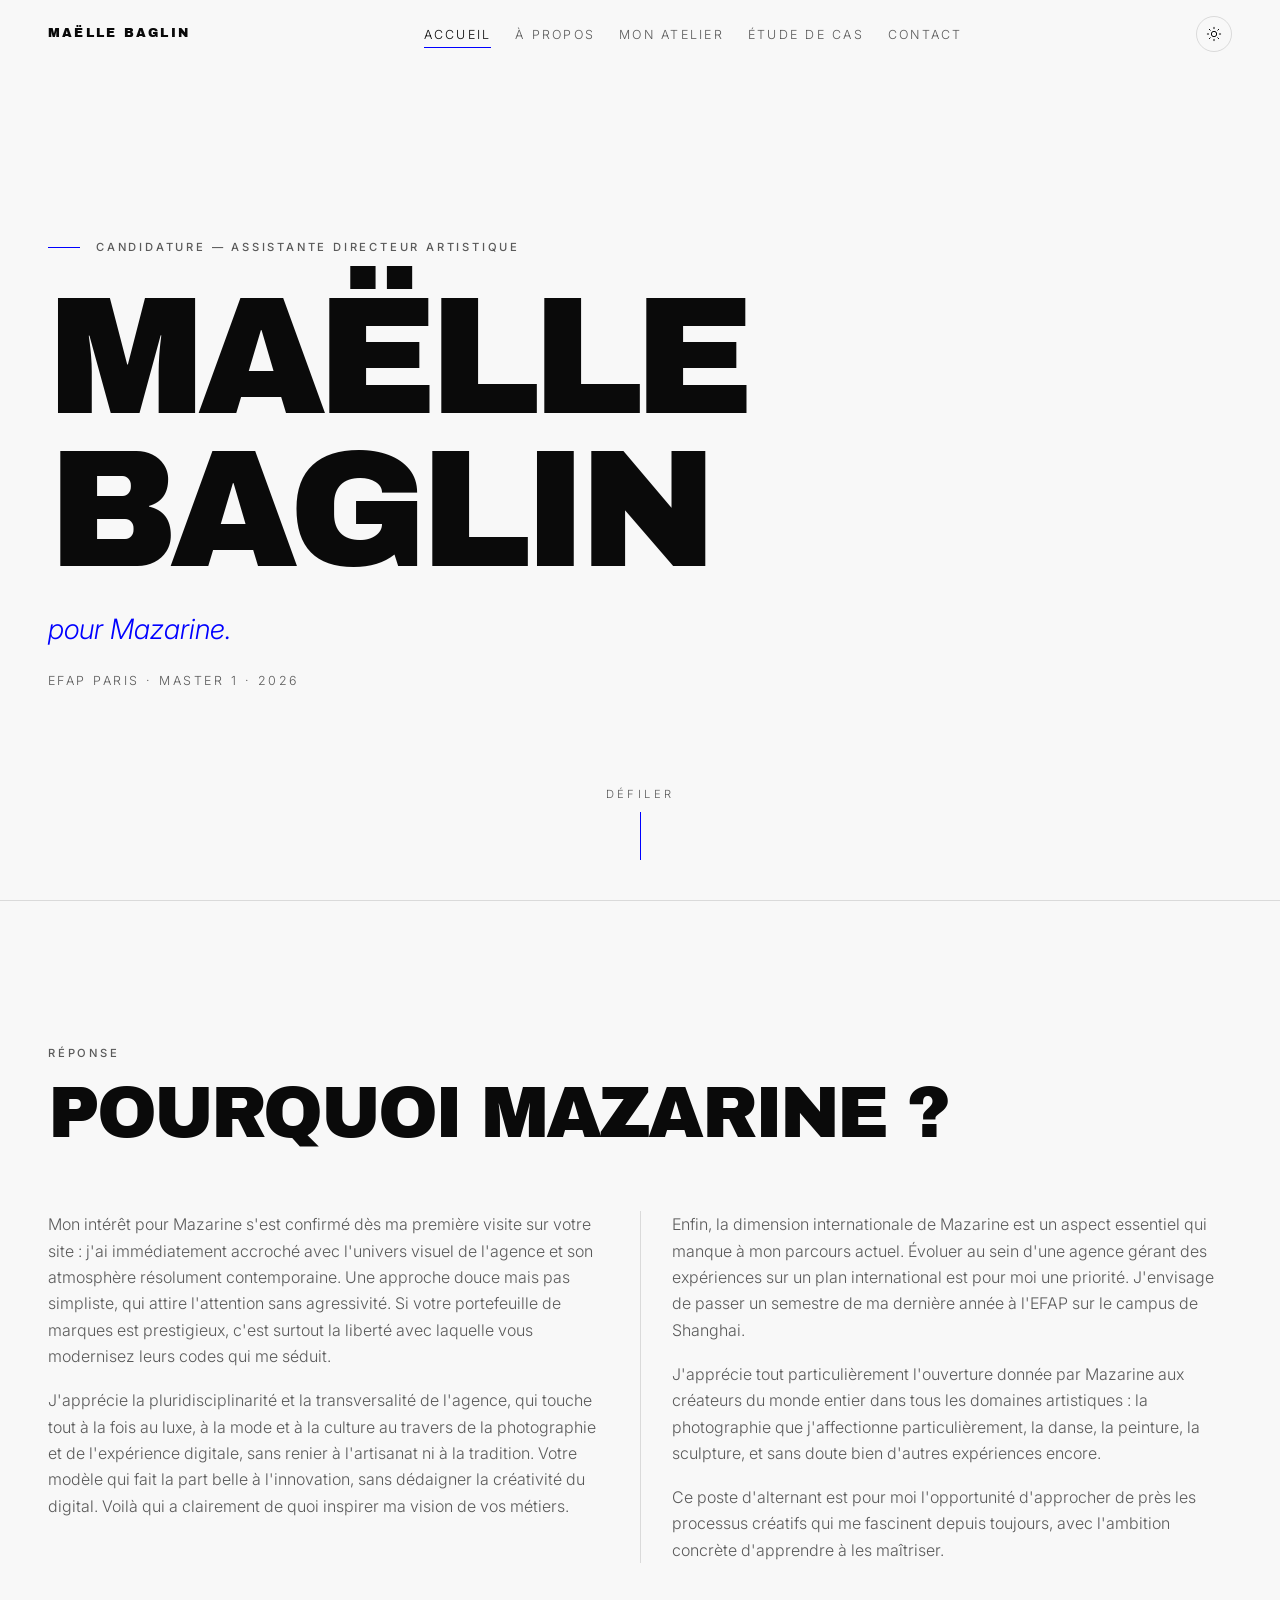
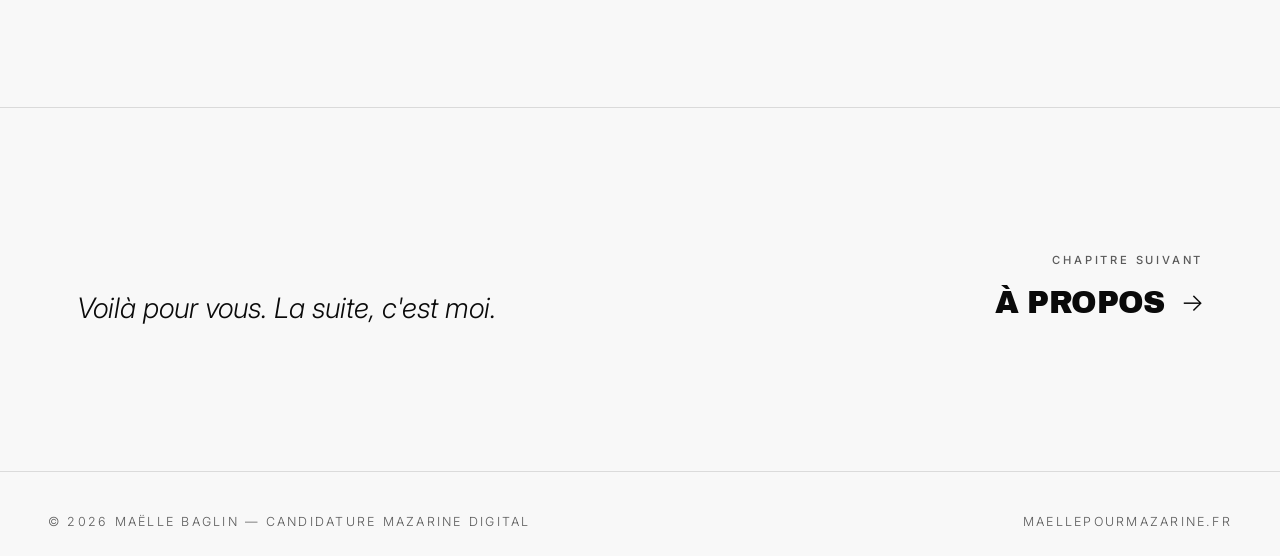
<file: index.html>
<!doctype html>
<html lang="fr">
<head>
  <meta charset="utf-8" />
  <meta name="viewport" content="width=device-width, initial-scale=1" />
  <title>Maëlle Baglin pour Mazarine</title>
  <meta name="description" content="Candidature de Maëlle Baglin, étudiante EFAP, pour l'alternance Assistante Directeur Artistique chez Mazarine Digital." />
  <link rel="preconnect" href="https://fonts.googleapis.com" />
  <link rel="preconnect" href="https://fonts.gstatic.com" crossorigin />
  <link href="https://fonts.googleapis.com/css2?family=Archivo+Black&family=Inter:ital,wght@0,300;0,400;0,500;0,600;1,400&display=swap" rel="stylesheet" />
  <link rel="icon" type="image/svg+xml" href="favicon.svg" />
  <link rel="stylesheet" href="css/style.css" />
</head>
<body>
  <a href="#main" class="skip-link">Aller au contenu</a>

  <header class="nav" data-nav>
    <div class="container nav__inner">
      <a href="index.html" class="nav__brand">Maëlle Baglin</a>

      <button class="nav__burger" data-nav-burger aria-label="Menu" aria-expanded="false">
        <span></span><span></span><span></span>
      </button>

      <ul class="nav__list">
        <li><a class="nav__link is-active" href="index.html">Accueil</a></li>
        <li><a class="nav__link" href="a-propos.html">À propos</a></li>
        <li><a class="nav__link" href="atelier.html">Mon atelier</a></li>
        <li><a class="nav__link" href="etudes-de-cas.html">Étude de cas</a></li>
        <li><a class="nav__link" href="contact.html">Contact</a></li>
      </ul>

      <div class="nav__actions">
        <button class="theme-toggle" data-theme-toggle aria-label="Basculer dark / light mode">
          <svg class="icon-moon" viewBox="0 0 24 24" fill="none" stroke="currentColor" stroke-width="1.5" aria-hidden="true">
            <path d="M21 12.79A9 9 0 1 1 11.21 3 7 7 0 0 0 21 12.79Z" stroke-linecap="round" stroke-linejoin="round"/>
          </svg>
          <svg class="icon-sun" viewBox="0 0 24 24" fill="none" stroke="currentColor" stroke-width="1.5" aria-hidden="true">
            <circle cx="12" cy="12" r="4"/>
            <path d="M12 2v2M12 20v2M4.93 4.93l1.41 1.41M17.66 17.66l1.41 1.41M2 12h2M20 12h2M4.93 19.07l1.41-1.41M17.66 6.34l1.41-1.41" stroke-linecap="round"/>
          </svg>
        </button>
      </div>
    </div>
  </header>

  <main id="main">
    <section class="hero">
      <div class="hero__inner container">
        <div class="hero__content">
          <p class="hero__eyebrow label">Candidature — Assistante Directeur Artistique</p>
          <h1 class="hero__title" data-split>Maëlle Baglin</h1>
          <p class="hero__sub">pour Mazarine.</p>
          <p class="hero__meta">EFAP Paris · Master 1 · 2026</p>
        </div>
        <a class="hero__scroll" href="#pourquoi" aria-label="Faire défiler">
          <span>Défiler</span>
        </a>
      </div>
    </section>

    <section class="section" id="pourquoi">
      <div class="container section__inner">
        <header class="section__head">
          <p class="label reveal">Réponse</p>
          <h2 class="reveal">Pourquoi Mazarine ?</h2>
        </header>
        <div class="prose reveal">
          <p>Mon intérêt pour Mazarine s'est confirmé dès ma première visite sur votre site : j'ai immédiatement accroché avec l'univers visuel de l'agence et son atmosphère résolument contemporaine. Une approche douce mais pas simpliste, qui attire l'attention sans agressivité. Si votre portefeuille de marques est prestigieux, c'est surtout la liberté avec laquelle vous modernisez leurs codes qui me séduit.</p>
          <p>J'apprécie la pluridisciplinarité et la transversalité de l'agence, qui touche tout à la fois au luxe, à la mode et à la culture au travers de la photographie et de l'expérience digitale, sans renier à l'artisanat ni à la tradition. Votre modèle qui fait la part belle à l'innovation, sans dédaigner la créativité du digital. Voilà qui a clairement de quoi inspirer ma vision de vos métiers.</p>
          <p>Enfin, la dimension internationale de Mazarine est un aspect essentiel qui manque à mon parcours actuel. Évoluer au sein d'une agence gérant des expériences sur un plan international est pour moi une priorité. J'envisage de passer un semestre de ma dernière année à l'EFAP sur le campus de Shanghai.</p>
          <p>J'apprécie tout particulièrement l'ouverture donnée par Mazarine aux créateurs du monde entier dans tous les domaines artistiques : la photographie que j'affectionne particulièrement, la danse, la peinture, la sculpture, et sans doute bien d'autres expériences encore.</p>
          <p>Ce poste d'alternant est pour moi l'opportunité d'approcher de près les processus créatifs qui me fascinent depuis toujours, avec l'ambition concrète d'apprendre à les maîtriser.</p>
        </div>
      </div>
    </section>

    <section class="tease container">
      <div class="tease__grid">
        <p class="tease__quote reveal">Voilà pour vous. La suite, c'est moi.</p>
        <div class="tease__next reveal">
          <span class="tease__next-label label">Chapitre suivant</span>
          <a class="tease__next-link" href="a-propos.html">À propos</a>
        </div>
      </div>
    </section>
  </main>

  <footer class="footer">
    <div class="container footer__inner">
      <span>© 2026 Maëlle Baglin — Candidature Mazarine Digital</span>
      <span>maellepourmazarine.fr</span>
    </div>
  </footer>

  <script src="js/main.js"></script>
</body>
</html>
</file>
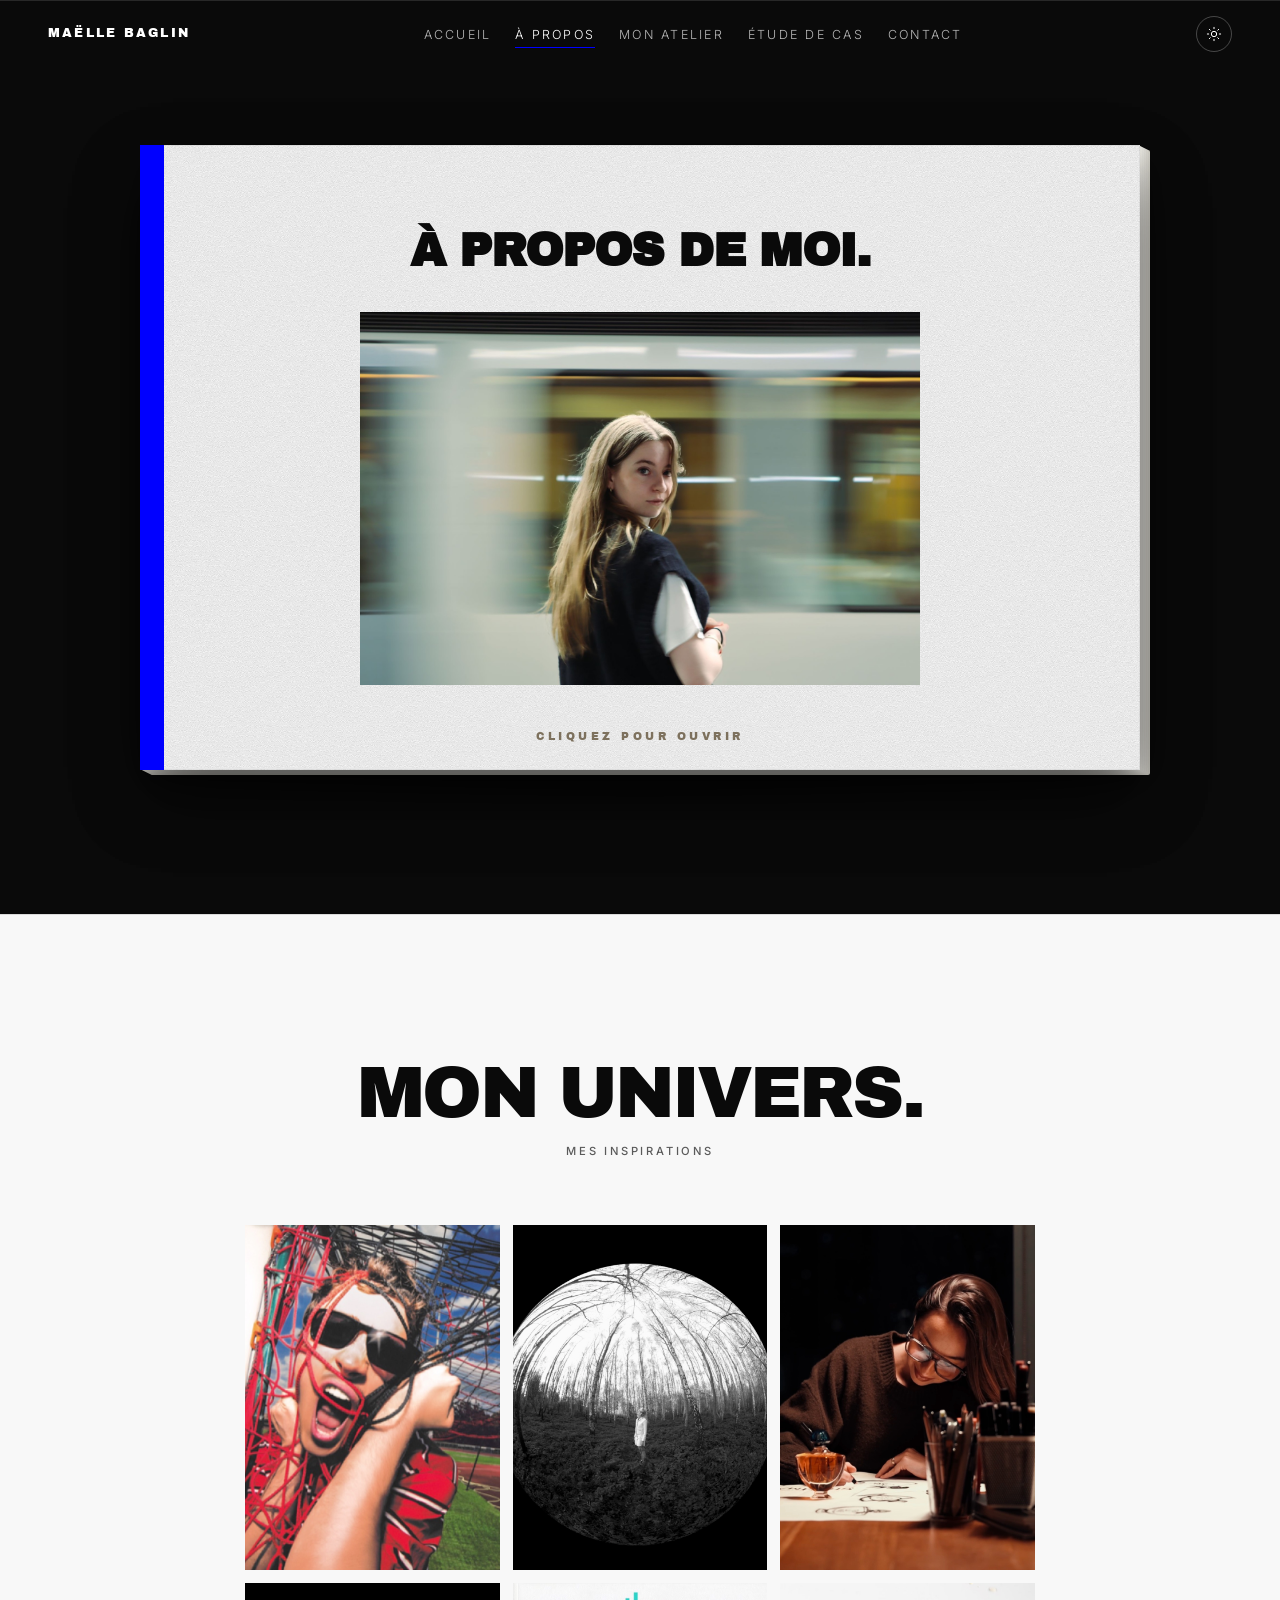
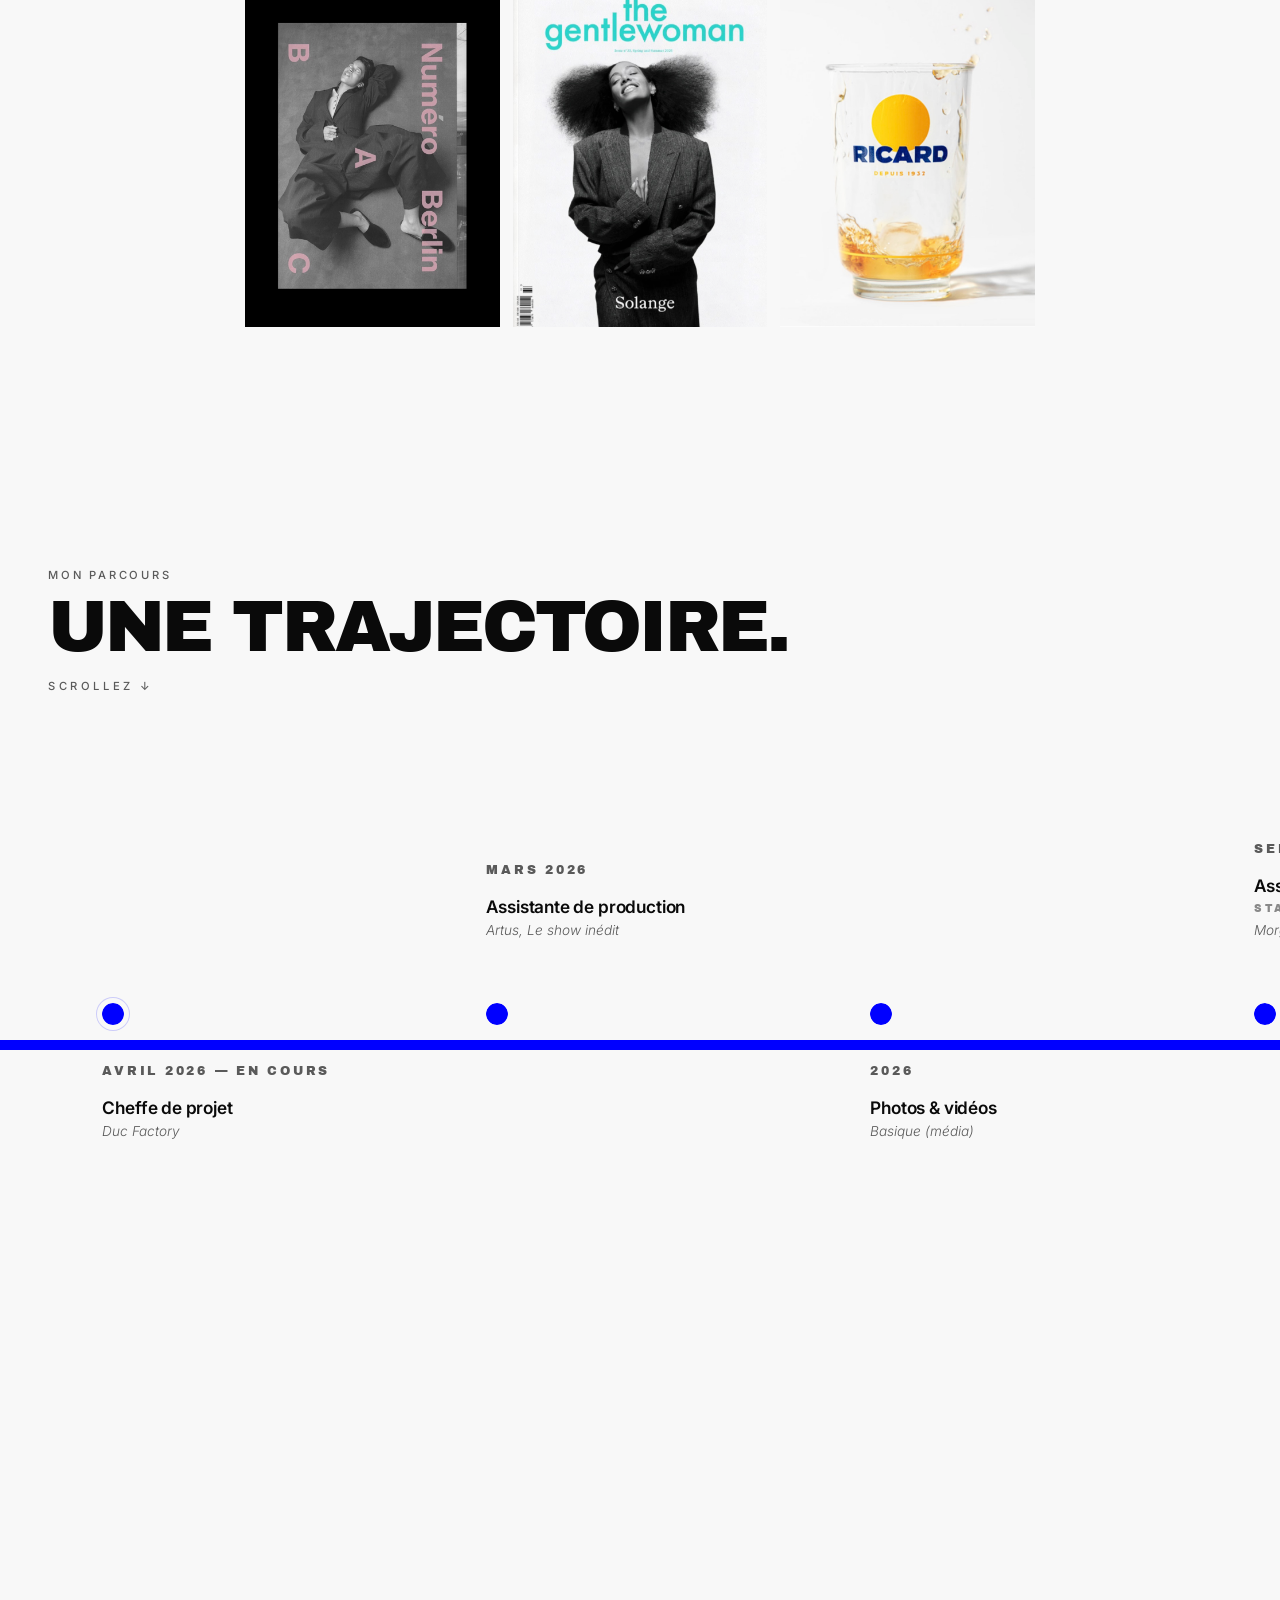
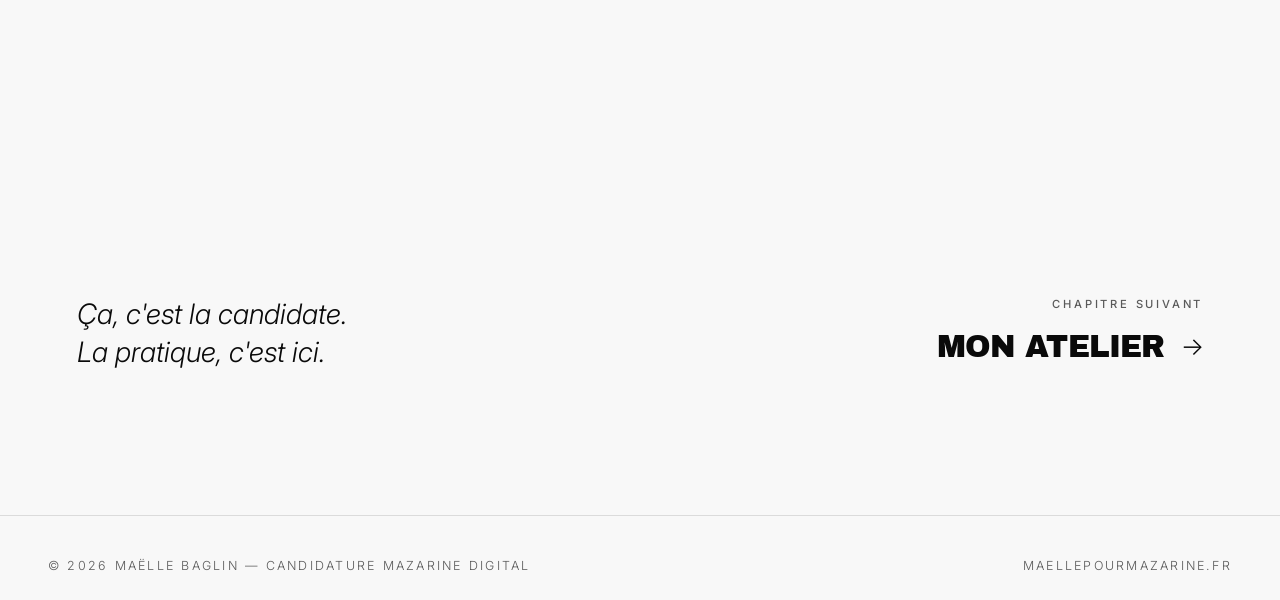
<file: a-propos.html>
<!doctype html>
<html lang="fr">
<head>
  <meta charset="utf-8" />
  <meta name="viewport" content="width=device-width, initial-scale=1" />
  <title>À propos — Maëlle Baglin pour Mazarine</title>
  <meta name="description" content="Portrait, parcours et inspirations de Maëlle Baglin." />
  <link rel="preconnect" href="https://fonts.googleapis.com" />
  <link rel="preconnect" href="https://fonts.gstatic.com" crossorigin />
  <link href="https://fonts.googleapis.com/css2?family=Archivo+Black&family=Inter:ital,wght@0,300;0,400;0,500;0,600;1,400&display=swap" rel="stylesheet" />
  <link rel="icon" type="image/svg+xml" href="favicon.svg" />
  <link rel="stylesheet" href="css/style.css" />
</head>
<body>
  <a href="#main" class="skip-link">Aller au contenu</a>

  <header class="nav" data-nav>
    <div class="container nav__inner">
      <a href="index.html" class="nav__brand">Maëlle Baglin</a>

      <button class="nav__burger" data-nav-burger aria-label="Menu" aria-expanded="false">
        <span></span><span></span><span></span>
      </button>

      <ul class="nav__list">
        <li><a class="nav__link" href="index.html">Accueil</a></li>
        <li><a class="nav__link is-active" href="a-propos.html">À propos</a></li>
        <li><a class="nav__link" href="atelier.html">Mon atelier</a></li>
        <li><a class="nav__link" href="etudes-de-cas.html">Étude de cas</a></li>
        <li><a class="nav__link" href="contact.html">Contact</a></li>
      </ul>

      <div class="nav__actions">
        <button class="theme-toggle" data-theme-toggle aria-label="Basculer dark / light mode">
          <svg class="icon-moon" viewBox="0 0 24 24" fill="none" stroke="currentColor" stroke-width="1.5" aria-hidden="true">
            <path d="M21 12.79A9 9 0 1 1 11.21 3 7 7 0 0 0 21 12.79Z" stroke-linecap="round" stroke-linejoin="round"/>
          </svg>
          <svg class="icon-sun" viewBox="0 0 24 24" fill="none" stroke="currentColor" stroke-width="1.5" aria-hidden="true">
            <circle cx="12" cy="12" r="4"/>
            <path d="M12 2v2M12 20v2M4.93 4.93l1.41 1.41M17.66 17.66l1.41 1.41M2 12h2M20 12h2M4.93 19.07l1.41-1.41M17.66 6.34l1.41-1.41" stroke-linecap="round"/>
          </svg>
        </button>
      </div>
    </div>
  </header>

  <main id="main">
    <section class="section section--about section--dark" id="about">
      <div class="container">
        <div class="book reveal" data-book>
          <div class="book__pages" data-book-pages>
            <div class="book__page book__page--full">
              <h3 class="book__page-title">Vers la direction artistique.</h3>
              <div class="book__page-text">
                <figure class="book__page-photo">
                  <img src="assets/images/about-4046.jpg" alt="Maëlle Baglin" />
                </figure>
                <p>Je suis étudiante en troisième année à l'EFAP, mais pour comprendre qui je suis, il faut remonter un peu plus loin.</p>
                <p>Avant ça, j'ai fait trois ans de droit. Ce n'est pas un détour, c'est une fondation. Cette expérience m'a appris à structurer ma pensée, à être rigoureuse, à ne jamais avancer sans comprendre pourquoi. Ce sont des réflexes qui m'accompagnent encore aujourd'hui dans chaque projet.</p>
                <p>J'ai aussi grandi dans une famille très créative. Mon arrière-grand-mère était peintre, et j'ai passé beaucoup de temps dans son atelier, j'ai donc voulu renouer avec cet héritage. C'est pourquoi j'ai décidé de me réorienter et d'entrer à l'EFAP.</p>
                <p>J'ai d'abord exploré le marketing digital, puis j'ai déménagé à Paris pour découvrir le milieu de l'audiovisuel. Cette expérience m'a transformée. J'ai aimé apprendre les coulisses d'un tournage, travailler en équipe et comprendre l'exigence de ces métiers.</p>
                <p>En parallèle de mes études, j'ai eu l'occasion d'être manageuse d'une boutique Amorino. Jongler entre l'agenda scolaire et un poste à responsabilités m'a appris à m'organiser, à tenir le rythme et surtout à avoir un regard sur toute une chaîne de production.</p>
                <p>Toutes ces expériences, je les garde avec moi. D'ailleurs, je continue de travailler occasionnellement pour les structures avec lesquelles j'ai effectué un stage.</p>
                <p>La direction artistique, ce n'est pas un choix par défaut, c'est la convergence de tout ce que j'ai traversé. Elle réunit l'exigence technique que j'ai appris à aimer, la créativité que j'ai toujours portée et une envie constante de cultiver ma curiosité en travaillant sur de nouveaux projets.</p>
                <p>C'est à cette croisée des chemins que je me sens à ma place.</p>
              </div>
              <span class="book__pagination" aria-hidden="true">1</span>
            </div>
            <div class="book__page is-current" data-book-page="1">
              <h3 class="book__page-title">Vers la direction artistique.</h3>
              <figure class="book__page-photo">
                <img src="assets/images/about-4046.jpg" alt="Maëlle Baglin" />
              </figure>
              <div class="book__page-text">
                <p>Je suis étudiante en troisième année à l'EFAP, mais pour comprendre qui je suis, il faut remonter un peu plus loin.</p>
                <p>Avant ça, j'ai fait trois ans de droit. Ce n'est pas un détour, c'est une fondation. Cette expérience m'a appris à structurer ma pensée, à être rigoureuse, à ne jamais avancer sans comprendre pourquoi. Ce sont des réflexes qui m'accompagnent encore aujourd'hui dans chaque projet.</p>
                <p>J'ai aussi grandi dans une famille très créative. Mon arrière-grand-mère était peintre, et j'ai passé beaucoup de temps dans son atelier, j'ai donc voulu renouer avec cet héritage. C'est pourquoi j'ai décidé de me réorienter et d'entrer à l'EFAP.</p>
              </div>
              <span class="book__pagination" aria-hidden="true">1 / 3</span>
            </div>
            <div class="book__page" data-book-page="2" aria-hidden="true">
              <h3 class="book__page-title">Un parcours qui se construit.</h3>
              <div class="book__page-text">
                <p>J'ai d'abord exploré le marketing digital, puis j'ai déménagé à Paris pour découvrir le milieu de l'audiovisuel. Cette expérience m'a transformée. J'ai aimé apprendre les coulisses d'un tournage, travailler en équipe et comprendre l'exigence de ces métiers.</p>
                <p>En parallèle de mes études, j'ai eu l'occasion d'être manageuse d'une boutique Amorino. Jongler entre l'agenda scolaire et un poste à responsabilités m'a appris à m'organiser, à tenir le rythme et surtout à avoir un regard sur toute une chaîne de production.</p>
                <p>Toutes ces expériences, je les garde avec moi. D'ailleurs, je continue de travailler occasionnellement pour les structures avec lesquelles j'ai effectué un stage.</p>
              </div>
              <span class="book__pagination" aria-hidden="true">2 / 3</span>
            </div>
            <div class="book__page" data-book-page="3" aria-hidden="true">
              <h3 class="book__page-title">À ma place.</h3>
              <div class="book__page-text">
                <p>La direction artistique, ce n'est pas un choix par défaut, c'est la convergence de tout ce que j'ai traversé. Elle réunit l'exigence technique que j'ai appris à aimer, la créativité que j'ai toujours portée et une envie constante de cultiver ma curiosité en travaillant sur de nouveaux projets.</p>
                <p>C'est à cette croisée des chemins que je me sens à ma place.</p>
              </div>
              <span class="book__pagination" aria-hidden="true">3 / 3</span>
            </div>
            <div class="book__nav" data-book-nav>
              <button class="book__nav-btn" data-book-prev aria-label="Page précédente" disabled>
                <svg viewBox="0 0 24 24" fill="none" stroke="currentColor" stroke-width="2" aria-hidden="true"><path d="M15 6l-6 6 6 6" stroke-linecap="round" stroke-linejoin="round"/></svg>
              </button>
              <button class="book__nav-btn" data-book-next aria-label="Page suivante">
                <svg viewBox="0 0 24 24" fill="none" stroke="currentColor" stroke-width="2" aria-hidden="true"><path d="M9 6l6 6-6 6" stroke-linecap="round" stroke-linejoin="round"/></svg>
              </button>
            </div>
          </div>
          <div class="book__cover">
            <div class="book__cover-face book__cover-face--front">
              <h3 class="book__cover-title">À propos de moi.</h3>
              <figure class="book__cover-photo">
                <img src="assets/images/about-metro.jpg" alt="Portrait de Maëlle Baglin" />
              </figure>
              <span class="book__cover-hint">Cliquez pour ouvrir</span>
            </div>
            <div class="book__cover-face book__cover-face--back"></div>
          </div>
        </div>
      </div>
    </section>

    <section class="section" id="univers">
      <div class="container section__inner section__inner--stacked">
        <header class="section__head section__head--center">
          <h2 class="reveal">Mon univers.</h2>
          <p class="label reveal">Mes inspirations</p>
        </header>
        <ul class="univers-grid">
          <li class="univers-grid__item reveal">
            <div class="flip-card">
              <div class="flip-card__face flip-card__face--front">
                <img src="assets/images/univers/univers-1.jpg" alt="Camille Le Coq" loading="lazy" />
              </div>
              <div class="flip-card__face flip-card__face--back">
                <h3 class="flip-card__name">Camille Le Coq</h3>
                <p class="flip-card__text">Une photographe qui émerge sur les réseaux et que je suis de près. J'aime beaucoup son travail sur les couleurs avec des saturations très marquées qui me font penser à Martin Parr.</p>
              </div>
            </div>
          </li>
          <li class="univers-grid__item reveal">
            <div class="flip-card">
              <div class="flip-card__face flip-card__face--front">
                <img src="assets/images/univers/univers-2.jpg" alt="Sølve Sundsbø" loading="lazy" />
              </div>
              <div class="flip-card__face flip-card__face--back">
                <h3 class="flip-card__name">Sølve Sundsbø</h3>
                <p class="flip-card__text">Parce qu'il repousse les limites de la photographie traditionnelle, expérimente constamment avec les technologies et les effets visuels, et a su développer une signature artistique forte et reconnaissable.</p>
              </div>
            </div>
          </li>
          <li class="univers-grid__item reveal">
            <div class="flip-card">
              <div class="flip-card__face flip-card__face--front">
                <img src="assets/images/univers/univers-3.jpg" alt="Agathe Clément" loading="lazy" />
              </div>
              <div class="flip-card__face flip-card__face--back">
                <h3 class="flip-card__name">Agathe Clément</h3>
                <p class="flip-card__text">Je me retrouve dans son esthétique, mais ce que je préfère c'est la manière dont elle raconte son processus créatif. Ça me donne envie de faire passer l'imaginaire au concret.</p>
              </div>
            </div>
          </li>
          <li class="univers-grid__item reveal">
            <div class="flip-card">
              <div class="flip-card__face flip-card__face--front">
                <img src="assets/images/univers/univers-4.jpg" alt="Bureau Borsche" loading="lazy" />
              </div>
              <div class="flip-card__face flip-card__face--back">
                <h3 class="flip-card__name">Bureau Borsche</h3>
                <p class="flip-card__text">Pour cette esthétique vintage qui donne aux photos une atmosphère vraiment particulière. Notamment dans les campagnes Birkenstock et dans la DA de Numéro Berlin, qui est pour moi un véritable objet d'art.</p>
              </div>
            </div>
          </li>
          <li class="univers-grid__item reveal">
            <div class="flip-card">
              <div class="flip-card__face flip-card__face--front">
                <img src="assets/images/univers/univers-5.jpg" alt="The Gentlewoman" loading="lazy" />
              </div>
              <div class="flip-card__face flip-card__face--back">
                <h3 class="flip-card__name">The Gentlewoman</h3>
                <p class="flip-card__text">Pour la façon dont ce magazine met en valeur les femmes. J'adore sa mise en page épurée et déstructurée. J'aime l'idée qu'on peut être impactant avec un minimum d'éléments.</p>
              </div>
            </div>
          </li>
          <li class="univers-grid__item reveal">
            <div class="flip-card">
              <div class="flip-card__face flip-card__face--front">
                <img src="assets/images/univers/univers-6.jpg" alt="Yorgo Tloupas" loading="lazy" />
              </div>
              <div class="flip-card__face flip-card__face--back">
                <h3 class="flip-card__name">Yorgo Tloupas</h3>
                <p class="flip-card__text">Parce qu'il ne suit pas les codes traditionnels. Il a développé un travail singulier autour de la typographie, puise ses influences dans le sport et la rue, et a su créer un style immédiatement identifiable.</p>
              </div>
            </div>
          </li>
        </ul>
      </div>
    </section>

    <section class="section section--timeline" id="parcours" data-timeline>
      <div class="timeline-sticky" data-timeline-sticky>
        <header class="timeline-head container">
          <p class="label reveal">Mon parcours</p>
          <h2 class="reveal">Une trajectoire.</h2>
          <p class="timeline-cue label reveal" aria-hidden="true">Scrollez ↓</p>
        </header>
        <div class="timeline-stage">
          <div class="timeline-line" aria-hidden="true"></div>
        <div class="timeline-track" data-timeline-track>
          <article class="timeline-item timeline-item--current">
            <div class="timeline-item__inner">
              <span class="timeline-item__date">Avril 2026 — En cours</span>
              <h3 class="timeline-item__title">Cheffe de projet</h3>
              <p class="timeline-item__company">Duc Factory</p>
              <ul class="timeline-item__details">
                <li>Gestion du projet en autonomie complète</li>
                <li>Sélection des produits et des fournisseurs</li>
                <li>Design des packagings</li>
                <li>Développement et refonte du site internet</li>
              </ul>
            </div>
          </article>
          <article class="timeline-item">
            <div class="timeline-item__inner">
              <span class="timeline-item__date">Mars 2026</span>
              <h3 class="timeline-item__title">Assistante de production</h3>
              <p class="timeline-item__company">Artus, Le show inédit</p>
              <ul class="timeline-item__details">
                <li>Référente production des comédiens du film « Un petit truc en plus »</li>
              </ul>
            </div>
          </article>
          <article class="timeline-item">
            <div class="timeline-item__inner">
              <span class="timeline-item__date">2026</span>
              <h3 class="timeline-item__title">Photos &amp; vidéos</h3>
              <p class="timeline-item__company">Basique (média)</p>
              <ul class="timeline-item__details">
                <li>Zénith de Théodora</li>
                <li>Zénith d'Héléna</li>
              </ul>
            </div>
          </article>
          <article class="timeline-item">
            <div class="timeline-item__inner">
              <span class="timeline-item__date">Sept. 2025 — Janv. 2026 · 5 mois</span>
              <h3 class="timeline-item__title">Assistante chargée de communication</h3>
              <span class="timeline-item__type">Stage</span>
              <p class="timeline-item__company">Morgane Production</p>
              <ul class="timeline-item__details">
                <li>Gestion et animation des réseaux sociaux</li>
                <li>Assistante de production sur les tournages</li>
                <li>Création de contenus visuels</li>
              </ul>
            </div>
          </article>
          <article class="timeline-item">
            <div class="timeline-item__inner">
              <span class="timeline-item__date">2025</span>
              <h3 class="timeline-item__title">Court métrage</h3>
              <p class="timeline-item__company">Cadre scolaire</p>
              <ul class="timeline-item__details">
                <li>Prix de la meilleure réalisation, Mobart Festival (@filtree_)</li>
                <li>Storyboard, réalisation, cadrage</li>
                <li>Montage Première Pro</li>
              </ul>
            </div>
          </article>
          <article class="timeline-item">
            <div class="timeline-item__inner">
              <span class="timeline-item__date">Déc. 2024 — Mars 2025 · 4 mois</span>
              <h3 class="timeline-item__title">Assistante en marketing digital</h3>
              <span class="timeline-item__type">Stage</span>
              <p class="timeline-item__company">Duc Factory</p>
              <ul class="timeline-item__details">
                <li>Création et gestion de contenu e-commerce</li>
                <li>Automatisation des processus (Make.com, ChatGPT)</li>
                <li>Optimisation SEO</li>
                <li>Participation à l'obtention et au maintien de la première position sur Google</li>
              </ul>
            </div>
          </article>
          <article class="timeline-item">
            <div class="timeline-item__inner">
              <span class="timeline-item__date">2023</span>
              <h3 class="timeline-item__title">Réalisation photos &amp; vidéos</h3>
              <p class="timeline-item__company">super-bison.com</p>
              <ul class="timeline-item__details">
                <li>Clips de lancement de collection</li>
                <li>Shooting enfant été 2023</li>
              </ul>
            </div>
          </article>
          <article class="timeline-item">
            <div class="timeline-item__inner">
              <span class="timeline-item__date">2022 — Août 2025</span>
              <h3 class="timeline-item__title">Responsable boutique</h3>
              <p class="timeline-item__company">Amorino</p>
              <ul class="timeline-item__details">
                <li>Vendeuse (2022 – 2023)</li>
                <li>Responsable (2023 – 2024)</li>
                <li>Manager (2024 – août 2025)</li>
                <li>Formation et encadrement des équipes (10 personnes)</li>
                <li>Gestion des plannings, stocks et commandes fournisseurs</li>
                <li>Maîtrise des techniques de vente</li>
              </ul>
            </div>
          </article>
        </div>
        </div>
      </div>
    </section>

    <section class="tease container">
      <div class="tease__grid">
        <p class="tease__quote reveal">Ça, c'est la candidate. La pratique, c'est ici.</p>
        <div class="tease__next reveal">
          <span class="tease__next-label label">Chapitre suivant</span>
          <a class="tease__next-link" href="atelier.html">Mon atelier</a>
        </div>
      </div>
    </section>
  </main>

  <footer class="footer">
    <div class="container footer__inner">
      <span>© 2026 Maëlle Baglin — Candidature Mazarine Digital</span>
      <span>maellepourmazarine.fr</span>
    </div>
  </footer>

  <script src="js/main.js"></script>
</body>
</html>
</file>
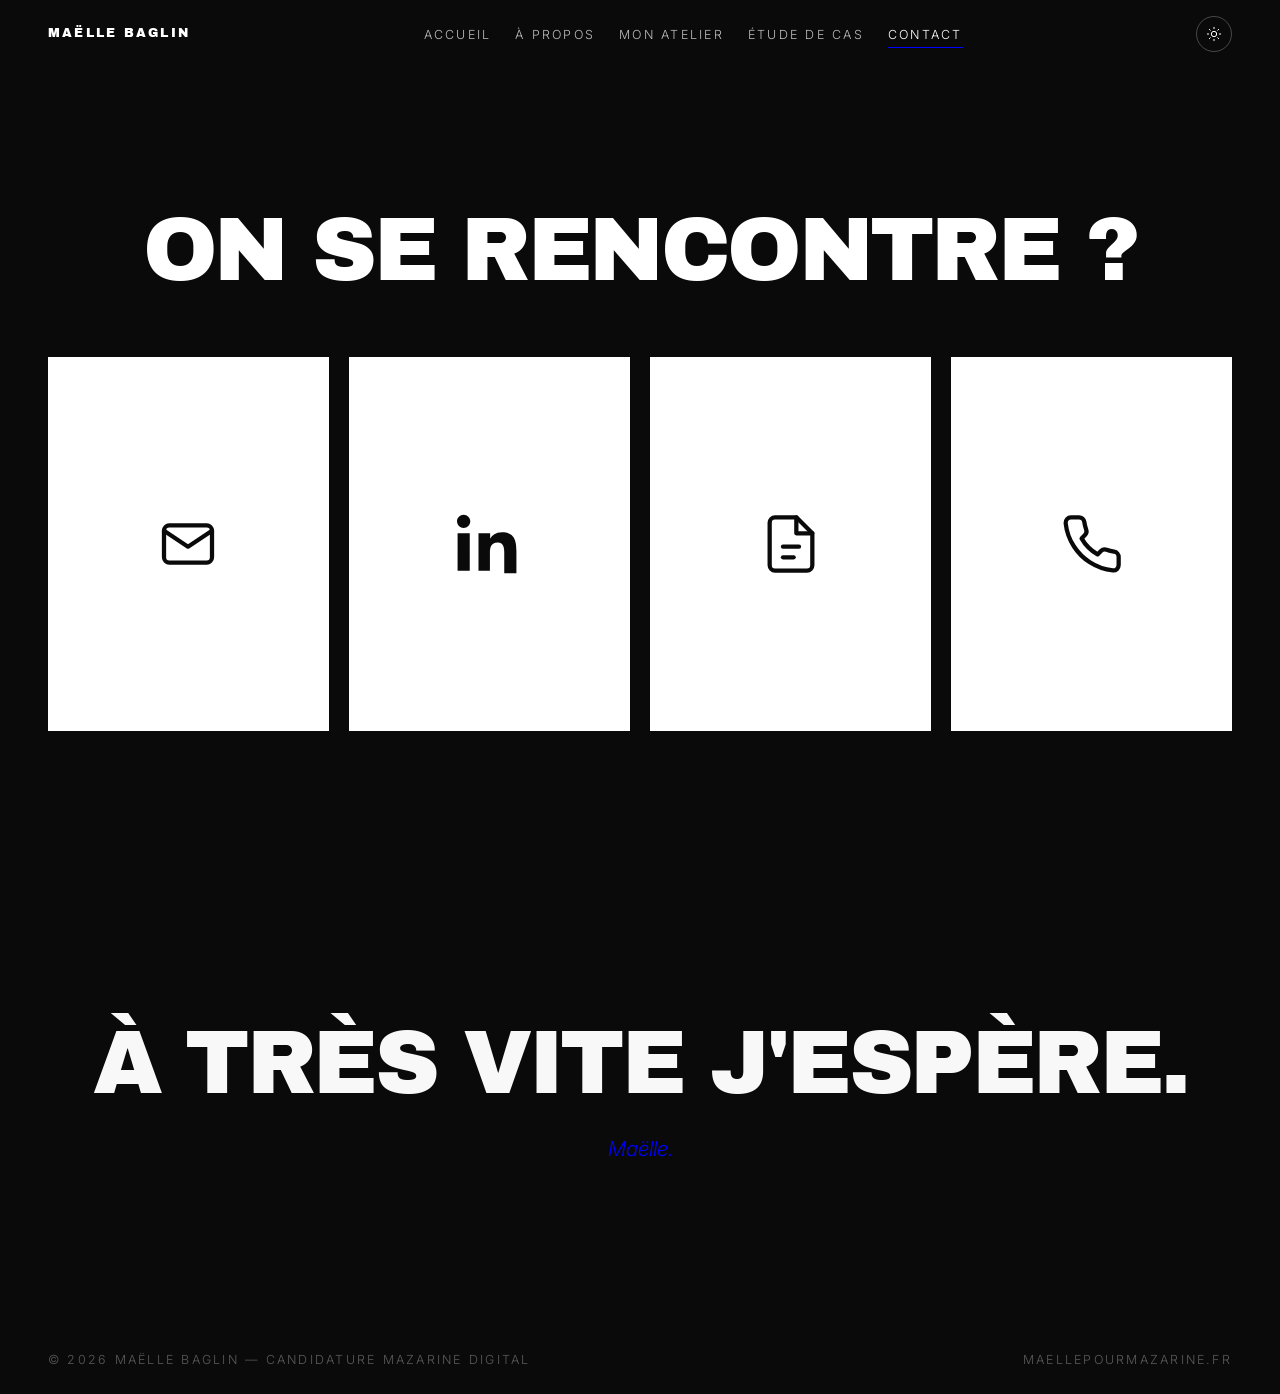
<file: contact.html>
<!doctype html>
<html lang="fr">
<head>
  <meta charset="utf-8" />
  <meta name="viewport" content="width=device-width, initial-scale=1" />
  <title>Contact — Maëlle Baglin pour Mazarine</title>
  <meta name="description" content="Contacter Maëlle Baglin — candidature alternance Assistante Directeur Artistique Mazarine Digital." />
  <link rel="preconnect" href="https://fonts.googleapis.com" />
  <link rel="preconnect" href="https://fonts.gstatic.com" crossorigin />
  <link href="https://fonts.googleapis.com/css2?family=Archivo+Black&family=Inter:ital,wght@0,300;0,400;0,500;0,600;1,400&display=swap" rel="stylesheet" />
  <link rel="icon" type="image/svg+xml" href="favicon.svg" />
  <link rel="stylesheet" href="css/style.css" />
</head>
<body>
  <a href="#main" class="skip-link">Aller au contenu</a>

  <header class="nav" data-nav>
    <div class="container nav__inner">
      <a href="index.html" class="nav__brand">Maëlle Baglin</a>

      <button class="nav__burger" data-nav-burger aria-label="Menu" aria-expanded="false">
        <span></span><span></span><span></span>
      </button>

      <ul class="nav__list">
        <li><a class="nav__link" href="index.html">Accueil</a></li>
        <li><a class="nav__link" href="a-propos.html">À propos</a></li>
        <li><a class="nav__link" href="atelier.html">Mon atelier</a></li>
        <li><a class="nav__link" href="etudes-de-cas.html">Étude de cas</a></li>
        <li><a class="nav__link is-active" href="contact.html">Contact</a></li>
      </ul>

      <div class="nav__actions">
        <button class="theme-toggle" data-theme-toggle aria-label="Basculer dark / light mode">
          <svg class="icon-moon" viewBox="0 0 24 24" fill="none" stroke="currentColor" stroke-width="1.5" aria-hidden="true">
            <path d="M21 12.79A9 9 0 1 1 11.21 3 7 7 0 0 0 21 12.79Z" stroke-linecap="round" stroke-linejoin="round"/>
          </svg>
          <svg class="icon-sun" viewBox="0 0 24 24" fill="none" stroke="currentColor" stroke-width="1.5" aria-hidden="true">
            <circle cx="12" cy="12" r="4"/>
            <path d="M12 2v2M12 20v2M4.93 4.93l1.41 1.41M17.66 17.66l1.41 1.41M2 12h2M20 12h2M4.93 19.07l1.41-1.41M17.66 6.34l1.41-1.41" stroke-linecap="round"/>
          </svg>
        </button>
      </div>
    </div>
  </header>

  <main id="main">
    <section class="page-intro container">
      <h1 class="page-intro__title contact-title">On se rencontre&nbsp;?</h1>
    </section>

    <section class="section" id="liens">
      <div class="container">
        <ul class="contact-cards">
          <li class="contact-card reveal" data-contact-card>
            <div class="flip-card">
              <div class="flip-card__face flip-card__face--front">
                <svg class="contact-card__icon" viewBox="0 0 24 24" fill="none" stroke="currentColor" stroke-width="1.6" stroke-linecap="round" stroke-linejoin="round" aria-hidden="true">
                  <rect x="3" y="5" width="18" height="14" rx="2"/>
                  <path d="m3 7 9 6 9-6"/>
                </svg>
              </div>
              <div class="flip-card__face flip-card__face--back">
                <h3 class="contact-card__title">Mail</h3>
                <a class="contact-card__value" href="mailto:maelle.baglin@efap.com">maelle.baglin@efap.com</a>
              </div>
            </div>
          </li>
          <li class="contact-card reveal" data-contact-card>
            <div class="flip-card">
              <div class="flip-card__face flip-card__face--front">
                <svg class="contact-card__icon" viewBox="0 0 24 24" fill="currentColor" aria-hidden="true">
                  <path d="M4.98 3.5C4.98 4.88 3.87 6 2.5 6S0 4.88 0 3.5 1.12 1 2.5 1s2.48 1.12 2.48 2.5zM.22 8h4.56v14H.22V8zM8.06 8h4.37v1.92h.06c.61-1.15 2.1-2.36 4.32-2.36 4.62 0 5.47 3.04 5.47 7v8.44h-4.56v-7.49c0-1.79-.03-4.1-2.5-4.1-2.5 0-2.88 1.95-2.88 3.96V22H8.06V8z"/>
                </svg>
              </div>
              <div class="flip-card__face flip-card__face--back">
                <h3 class="contact-card__title">LinkedIn</h3>
                <a class="contact-card__value" href="https://www.linkedin.com/in/ma%C3%ABlle-baglin-900399335/" target="_blank" rel="noopener noreferrer">linkedin.com/in/maëlle-baglin</a>
              </div>
            </div>
          </li>
          <li class="contact-card reveal" data-contact-card>
            <div class="flip-card">
              <div class="flip-card__face flip-card__face--front">
                <svg class="contact-card__icon" viewBox="0 0 24 24" fill="none" stroke="currentColor" stroke-width="1.6" stroke-linecap="round" stroke-linejoin="round" aria-hidden="true">
                  <path d="M14 2H6a2 2 0 0 0-2 2v16a2 2 0 0 0 2 2h12a2 2 0 0 0 2-2V8z"/>
                  <polyline points="14 2 14 8 20 8"/>
                  <line x1="9" y1="13" x2="15" y2="13"/>
                  <line x1="9" y1="17" x2="13" y2="17"/>
                </svg>
              </div>
              <div class="flip-card__face flip-card__face--back">
                <h3 class="contact-card__title">CV PDF</h3>
                <a class="contact-card__value" href="assets/cv/maelle-baglin-cv.pdf" download="Maelle-Baglin-CV.pdf">Voir le PDF</a>
              </div>
            </div>
          </li>
          <li class="contact-card reveal" data-contact-card>
            <div class="flip-card">
              <div class="flip-card__face flip-card__face--front">
                <svg class="contact-card__icon" viewBox="0 0 24 24" fill="none" stroke="currentColor" stroke-width="1.6" stroke-linecap="round" stroke-linejoin="round" aria-hidden="true">
                  <path d="M22 16.92v3a2 2 0 0 1-2.18 2 19.79 19.79 0 0 1-8.63-3.07 19.5 19.5 0 0 1-6-6 19.79 19.79 0 0 1-3.07-8.67A2 2 0 0 1 4.11 2h3a2 2 0 0 1 2 1.72 12.84 12.84 0 0 0 .7 2.81 2 2 0 0 1-.45 2.11L8.09 9.91a16 16 0 0 0 6 6l1.27-1.27a2 2 0 0 1 2.11-.45 12.84 12.84 0 0 0 2.81.7A2 2 0 0 1 22 16.92z"/>
                </svg>
              </div>
              <div class="flip-card__face flip-card__face--back">
                <h3 class="contact-card__title">Téléphone</h3>
                <a class="contact-card__value" href="tel:+33665451271">06 65 45 12 71</a>
              </div>
            </div>
          </li>
        </ul>
      </div>
    </section>

    <section class="closing container">
      <p class="closing__quote reveal">À très vite j'espère.</p>
      <p class="closing__signature reveal">Maëlle.</p>
    </section>
  </main>

  <footer class="footer">
    <div class="container footer__inner">
      <span>© 2026 Maëlle Baglin — Candidature Mazarine Digital</span>
      <span>maellepourmazarine.fr</span>
    </div>
  </footer>

  <script src="js/main.js"></script>
</body>
</html>
</file>
<file: css/style.css>
/* =========================================================
   maellepourmazarine.fr — style.css
   Tokens, reset, layout, components, animations.
   Light mode default. Dark mode via [data-theme="dark"] on <html>.
   ========================================================= */

:root {
  --c-bg:        #f8f8f8;
  --c-bg-rgb:    248, 248, 248;
  --c-surface:   #ffffff;
  --c-text:      #0a0a0a;
  --c-text-mute: #5a5a5a;
  --c-accent:    #0000ff;
  --c-line:      rgba(10, 10, 10, 0.12);

  --font-display: "Archivo Black", "Helvetica Neue", Arial, sans-serif;
  --font-sans:    "Inter", -apple-system, BlinkMacSystemFont, "Segoe UI", sans-serif;

  --space-1: 0.5rem;
  --space-2: 1rem;
  --space-3: 1.5rem;
  --space-4: 2.5rem;
  --space-5: 4rem;
  --space-6: 6rem;
  --space-7: 9rem;

  --max-w: 1440px;
  --gutter: clamp(1.5rem, 4vw, 3rem);

  --t-fast: 200ms ease;
  --t-mid:  300ms ease;
  --t-slow: 600ms cubic-bezier(0.22, 1, 0.36, 1);
}

[data-theme="dark"] {
  --c-bg:        #0a0a0a;
  --c-bg-rgb:    10, 10, 10;
  --c-surface:   #1a1a1a;
  --c-text:      #f8f8f8;
  --c-text-mute: #a8a8a8;
  --c-accent:    #0000ff;
  --c-line:      rgba(248, 248, 248, 0.12);
}

/* ---------- Reset ---------- */
*, *::before, *::after { box-sizing: border-box; }
* { margin: 0; padding: 0; }
html { -webkit-text-size-adjust: 100%; scroll-behavior: smooth; }
body {
  background: var(--c-bg);
  color: var(--c-text);
  font-family: var(--font-sans);
  font-size: 16px;
  line-height: 1.6;
  font-weight: 300;
  min-height: 100vh;
  -webkit-font-smoothing: antialiased;
  -moz-osx-font-smoothing: grayscale;
  transition: background var(--t-mid), color var(--t-mid);
}

img, picture, svg, video { display: block; max-width: 100%; }
a { color: inherit; text-decoration: none; }
button { font: inherit; background: none; border: 0; color: inherit; cursor: pointer; }
ul, ol { list-style: none; }

/* ---------- Typography ---------- */
h1, h2 {
  font-family: var(--font-display);
  font-weight: 400;
  line-height: 0.92;
  letter-spacing: -0.04em;
  text-transform: uppercase;
}
h3, h4 {
  font-family: var(--font-sans);
  font-weight: 600;
  line-height: 1.15;
  letter-spacing: -0.01em;
}

h1 { font-size: clamp(3rem, 13vw, 12rem); }
h2 { font-size: clamp(2rem, 6vw, 4.5rem); line-height: 0.95; }
h3 { font-size: clamp(1.5rem, 3vw, 2.25rem); }

.label {
  font-family: var(--font-sans);
  font-size: 0.7rem;
  font-weight: 500;
  text-transform: uppercase;
  letter-spacing: 0.25em;
  color: var(--c-text-mute);
}

.section-num {
  font-family: var(--font-display);
  font-size: clamp(8rem, 22vw, 20rem);
  line-height: 0.9;
  color: var(--c-accent);
  opacity: 0.08;
  position: absolute;
  z-index: 0;
  pointer-events: none;
  user-select: none;
}

/* ---------- Layout helpers ---------- */
.container {
  width: 100%;
  max-width: var(--max-w);
  margin-inline: auto;
  padding-inline: var(--gutter);
}

.skip-link {
  position: absolute;
  left: -9999px;
  top: 0;
}
.skip-link:focus {
  left: var(--gutter);
  top: var(--gutter);
  z-index: 1000;
  padding: 0.75rem 1rem;
  background: var(--c-accent);
  color: var(--c-bg);
}

/* ---------- Navbar ---------- */
.nav {
  position: fixed;
  inset: 0 0 auto 0;
  z-index: 100;
  padding: var(--space-2) 0;
  background: transparent;
  transition: background var(--t-mid), border-color var(--t-mid), padding var(--t-mid);
  border-bottom: 1px solid transparent;
}
.nav.is-scrolled {
  background: color-mix(in oklab, var(--c-surface) 88%, transparent);
  backdrop-filter: blur(16px) saturate(140%);
  -webkit-backdrop-filter: blur(16px) saturate(140%);
  border-bottom-color: var(--c-line);
  padding: var(--space-1) 0;
}
.nav__inner {
  display: flex;
  align-items: center;
  justify-content: space-between;
  gap: var(--space-3);
}
.nav__brand {
  font-family: var(--font-display);
  font-size: 0.78rem;
  letter-spacing: 0.18em;
  text-transform: uppercase;
}
.nav__list {
  display: flex;
  gap: var(--space-3);
}
.nav__link {
  position: relative;
  font-size: 0.78rem;
  text-transform: uppercase;
  letter-spacing: 0.18em;
  color: var(--c-text-mute);
  transition: color var(--t-fast);
}
.nav__link:hover { color: var(--c-text); }
.nav__link::after {
  content: "";
  position: absolute;
  left: 0; right: 100%;
  bottom: -6px;
  height: 1px;
  background: var(--c-accent);
  transition: right var(--t-mid);
}
.nav__link:hover::after,
.nav__link.is-active::after { right: 0; }
.nav__link.is-active { color: var(--c-text); }

.nav__actions { display: flex; align-items: center; gap: var(--space-2); }

.theme-toggle {
  width: 36px;
  height: 36px;
  border-radius: 50%;
  border: 1px solid var(--c-line);
  display: grid;
  place-items: center;
  transition: border-color var(--t-fast), transform var(--t-fast);
}
.theme-toggle:hover { border-color: var(--c-accent); transform: rotate(20deg); }
.theme-toggle svg { width: 16px; height: 16px; }
.theme-toggle .icon-moon { display: none; }
[data-theme="dark"] .theme-toggle .icon-sun  { display: none; }
[data-theme="dark"] .theme-toggle .icon-moon { display: block; }

.nav__burger { display: none; }

/* When the page opens on a dark hero section, force the nav to white before scroll. */
body:has(main > .section--dark:first-child) .nav:not(.is-scrolled) .nav__brand,
body:has(main > .section--dark:first-child) .nav:not(.is-scrolled) .nav__link.is-active { color: #ffffff; }
body:has(main > .section--dark:first-child) .nav:not(.is-scrolled) .nav__link { color: rgba(255, 255, 255, 0.7); }
body:has(main > .section--dark:first-child) .nav:not(.is-scrolled) .nav__link:hover { color: #ffffff; }
body:has(main > .section--dark:first-child) .nav:not(.is-scrolled) .theme-toggle { color: #ffffff; border-color: rgba(255, 255, 255, 0.25); }
body:has(main > .section--dark:first-child) .nav:not(.is-scrolled) .nav__burger span { background: #ffffff; }

/* Menu mobile ouvert — comportement universel pour toutes les pages :
   panneau opaque (var(--c-bg)) + tous les textes/icônes en bleu pour
   garantir la lisibilité quel que soit le fond derrière. */
.nav.is-open,
.nav.is-open.is-scrolled {
  background: var(--c-bg) !important;
  backdrop-filter: none !important;
  -webkit-backdrop-filter: none !important;
  border-bottom-color: transparent !important;
}
.nav.is-open .nav__list {
  background: var(--c-bg);
  border-left-color: transparent;
}
.nav.is-open .nav__link,
.nav.is-open .nav__link.is-active,
.nav.is-open .nav__brand {
  color: #0000ff !important;
}
.nav.is-open .nav__link::after { background: #0000ff; }
.nav.is-open .nav__burger span { background: #0000ff !important; }
.nav.is-open .theme-toggle {
  color: #0000ff !important;
  border-color: rgba(0, 0, 255, 0.35) !important;
}

/* Case-study hero: solid night-blue header with white type before any scroll;
   the existing .nav.is-scrolled rule takes back over once the user scrolls. */
body:has(main > .case-hero:first-child) .nav:not(.is-scrolled) {
  background: transparent;
  border-bottom-color: transparent;
}
body:has(main > .case-hero:first-child) .nav:not(.is-scrolled) .nav__brand,
body:has(main > .case-hero:first-child) .nav:not(.is-scrolled) .nav__link.is-active { color: #ffffff; }
body:has(main > .case-hero:first-child) .nav:not(.is-scrolled) .nav__link { color: rgba(255, 255, 255, 0.72); }
body:has(main > .case-hero:first-child) .nav:not(.is-scrolled) .nav__link:hover { color: #ffffff; }
body:has(main > .case-hero:first-child) .nav:not(.is-scrolled) .theme-toggle {
  color: #ffffff;
  border-color: rgba(255, 255, 255, 0.25);
}

/* Atelier hero: solid black header with white type before any scroll. */
body:has(main > .atelier-hero:first-child) .nav:not(.is-scrolled) {
  background: #0a0a0a;
  border-bottom-color: transparent;
}
/* Remove the hairline separators between sections on the atelier page. */
body:has(main > .atelier-hero:first-child) .section {
  border-top: 0;
}
/* Contact page — black background everywhere + no separators */
body:has(.contact-cards) {
  background: #0a0a0a;
  color: #f8f8f8;
}
body:has(.contact-cards) .section { border-top: 0; }
body:has(.contact-cards) .closing { border-top: 0; }
body:has(.contact-cards) .footer { border-top: 0; }
body:has(.contact-cards) .contact-card .flip-card__face--front {
  background: #ffffff;
  border-color: rgba(255, 255, 255, 0.18);
}
body:has(.contact-cards) .contact-card__icon { color: #0a0a0a; }
body:has(.contact-cards) .contact-card .flip-card__face--back {
  background: #0000ff;
  border-color: rgba(255, 255, 255, 0.18);
}
body:has(.contact-cards) .contact-card__title { color: rgba(255, 255, 255, 0.7); }
body:has(.contact-cards) .contact-card__value { color: #ffffff; }
body:has(.contact-cards) .contact-card__value:hover { color: rgba(255, 255, 255, 0.75); }
body:has(.contact-cards) .contact-title {
  color: #ffffff;
  text-align: center;
  max-width: none;
  justify-self: center;
}
body:has(.contact-cards) .page-intro {
  text-align: center;
  justify-items: center;
  padding-bottom: var(--space-4);
}
body:has(.contact-cards) #liens { padding-top: var(--space-3); }
/* The white .nav title and theme-toggle become visible on the dark bg */
body:has(.contact-cards) .nav:not(.is-scrolled) .nav__brand,
body:has(.contact-cards) .nav:not(.is-scrolled) .nav__link.is-active { color: #ffffff; }
body:has(.contact-cards) .nav:not(.is-scrolled) .nav__link { color: rgba(255, 255, 255, 0.72); }
body:has(.contact-cards) .nav:not(.is-scrolled) .nav__link:hover { color: #ffffff; }
body:has(.contact-cards) .nav:not(.is-scrolled) .theme-toggle {
  color: #ffffff;
  border-color: rgba(255, 255, 255, 0.25);
}
/* No separator between Charte graphique (#charte) and Direction visuelle (#affiches). */
#charte + .section { border-top: 0; }
body:has(main > .atelier-hero:first-child) .nav:not(.is-scrolled) .nav__brand,
body:has(main > .atelier-hero:first-child) .nav:not(.is-scrolled) .nav__link.is-active { color: #ffffff; }
body:has(main > .atelier-hero:first-child) .nav:not(.is-scrolled) .nav__link { color: rgba(255, 255, 255, 0.72); }
body:has(main > .atelier-hero:first-child) .nav:not(.is-scrolled) .nav__link:hover { color: #ffffff; }
body:has(main > .atelier-hero:first-child) .nav:not(.is-scrolled) .theme-toggle {
  color: #ffffff;
  border-color: rgba(255, 255, 255, 0.25);
}

/* ---------- Hero ---------- */
.hero {
  position: relative;
  min-height: 100svh;
  overflow: hidden;
}
.hero__media {
  position: absolute;
  inset: 0;
  z-index: 0;
  background: var(--c-surface);
}
.hero__media img {
  width: 100%;
  height: 100%;
  object-fit: cover;
  object-position: 60% 35%;
}
.hero__media::after {
  content: "";
  position: absolute;
  inset: 0;
  background:
    linear-gradient(180deg, transparent 60%, rgba(248, 248, 248, 0.85) 100%),
    linear-gradient(105deg, rgba(248, 248, 248, 0.85) 0%, rgba(248, 248, 248, 0.4) 55%, rgba(248, 248, 248, 0.15) 85%);
}
[data-theme="dark"] .hero__media::after {
  background:
    linear-gradient(180deg, transparent 60%, rgba(10, 10, 10, 0.85) 100%),
    linear-gradient(105deg, rgba(10, 10, 10, 0.85) 0%, rgba(10, 10, 10, 0.4) 55%, rgba(10, 10, 10, 0.15) 85%);
}
.hero__inner {
  position: relative;
  z-index: 1;
  min-height: 100svh;
  display: grid;
  grid-template-rows: 1fr auto;
  padding-top: var(--space-7);
  padding-bottom: var(--space-4);
}
.hero__content {
  align-self: center;
  display: grid;
  gap: var(--space-3);
}
.hero__eyebrow {
  display: flex;
  align-items: center;
  gap: var(--space-2);
}
.hero__eyebrow::before {
  content: "";
  width: 32px;
  height: 1px;
  background: var(--c-accent);
}
.hero__title {
  font-weight: 400;
  letter-spacing: -0.05em;
}
.hero__title .word {
  display: inline-block;
  margin-right: 0.18em;
  white-space: nowrap;
}
.hero__title .char {
  display: inline-block;
  transform: translateY(110%);
  opacity: 0;
  transition: transform 800ms cubic-bezier(0.22, 1, 0.36, 1),
              opacity 800ms cubic-bezier(0.22, 1, 0.36, 1);
}
.hero.is-ready .hero__title .char {
  transform: translateY(0);
  opacity: 1;
}
.hero__sub {
  font-family: var(--font-sans);
  font-style: italic;
  font-weight: 300;
  font-size: clamp(1.1rem, 2.2vw, 1.75rem);
  line-height: 1.3;
  color: var(--c-accent);
  max-width: 32ch;
  opacity: 0;
  transform: translateY(20px);
  transition: opacity var(--t-slow), transform var(--t-slow);
  transition-delay: 600ms;
}
.hero.is-ready .hero__sub {
  opacity: 1;
  transform: none;
}
.hero__meta {
  font-size: 0.78rem;
  text-transform: uppercase;
  letter-spacing: 0.2em;
  color: var(--c-text-mute);
  opacity: 0;
  transition: opacity var(--t-slow);
  transition-delay: 900ms;
}
.hero.is-ready .hero__meta { opacity: 1; }

.hero__scroll {
  justify-self: center;
  display: flex;
  flex-direction: column;
  align-items: center;
  gap: var(--space-1);
  font-size: 0.7rem;
  text-transform: uppercase;
  letter-spacing: 0.3em;
  color: var(--c-text-mute);
  opacity: 0;
  transition: opacity var(--t-slow);
  transition-delay: 1200ms;
}
.hero.is-ready .hero__scroll { opacity: 1; }
.hero__scroll::after {
  content: "";
  width: 1px;
  height: 48px;
  background: var(--c-accent);
  animation: scroll-pulse 2.4s ease-in-out infinite;
  transform-origin: top;
}
@keyframes scroll-pulse {
  0%, 100% { transform: scaleY(0.3); opacity: 0.4; }
  50%      { transform: scaleY(1);   opacity: 1; }
}

/* ---------- Tease section (post-hero) ---------- */
.tease {
  padding: var(--space-7) clamp(2rem, 6vw, 5rem);
  position: relative;
  border-top: 1px solid var(--c-line);
}
/* No separator between the timeline section and the tease that follows it. */
.section--timeline + .tease { border-top: 0; }
.tease__grid {
  display: grid;
  grid-template-columns: 1fr 1fr;
  gap: var(--space-5);
  align-items: end;
}
.tease__quote {
  font-family: var(--font-sans);
  font-style: italic;
  font-weight: 300;
  font-size: clamp(1.15rem, 2.2vw, 1.875rem);
  line-height: 1.35;
  max-width: 28ch;
  text-wrap: balance;
  hyphens: auto;
}
.tease__next {
  justify-self: end;
  display: grid;
  gap: var(--space-1);
  text-align: right;
}
.tease__next-label { color: var(--c-text-mute); }
.tease__next-link {
  font-family: var(--font-display);
  font-size: clamp(1.25rem, 2.4vw, 2rem);
  text-transform: uppercase;
  letter-spacing: -0.02em;
  display: inline-flex;
  align-items: center;
  gap: var(--space-2);
  transition: gap var(--t-mid), color var(--t-mid);
}
.tease__next-link:hover { gap: 1.5rem; color: var(--c-accent); }
.tease__next-link::after {
  content: "→";
  font-family: var(--font-sans);
  font-style: normal;
  font-size: 0.8em;
}

/* ---------- Footer ---------- */
.footer {
  padding: var(--space-4) 0 var(--space-3);
  border-top: 1px solid var(--c-line);
  font-size: 0.78rem;
  text-transform: uppercase;
  letter-spacing: 0.18em;
  color: var(--c-text-mute);
}
.footer__inner {
  display: flex;
  justify-content: space-between;
  gap: var(--space-3);
  flex-wrap: wrap;
}

/* ---------- Reveal-on-scroll ---------- */
.reveal {
  opacity: 0;
  transform: translateY(32px);
  transition: opacity 900ms cubic-bezier(0.22, 1, 0.36, 1),
              transform 900ms cubic-bezier(0.22, 1, 0.36, 1);
}
.reveal.is-visible {
  opacity: 1;
  transform: none;
}

/* ---------- Reduced motion ---------- */
@media (prefers-reduced-motion: reduce) {
  *, *::before, *::after {
    animation-duration: 0.01ms !important;
    animation-iteration-count: 1 !important;
    transition-duration: 0.01ms !important;
  }
  .hero__title .char { transform: none; opacity: 1; }
  .hero__sub, .hero__meta, .hero__scroll { opacity: 1; transform: none; }
  .reveal { opacity: 1; transform: none; }
}

/* ---------- Section / prose / agences ---------- */
.section {
  position: relative;
  padding: var(--space-7) 0;
  border-top: 1px solid var(--c-line);
}
.section--dark {
  --c-bg:        #0a0a0a;
  --c-surface:   #161616;
  --c-text:      #f8f8f8;
  --c-text-mute: #a8a8a8;
  --c-accent:    #0000ff;
  --c-line:      rgba(248, 248, 248, 0.12);
  background: var(--c-bg);
  color: var(--c-text);
}

/* WebGL particle field — atmospheric layer behind the gallery cards */
.particles {
  position: absolute;
  inset: 0;
  pointer-events: none;
  z-index: 0;
}
.particles canvas {
  display: block;
  width: 100% !important;
  height: 100% !important;
}
.gallery__sticky > .gallery__scene,
.gallery__sticky > .gallery__hud {
  z-index: 1;
}
.section--dark .container,
.section--dark .gallery-cue {
  position: relative;
  z-index: 1;
}
.section__inner {
  display: grid;
  gap: var(--space-5);
  position: relative;
}
.section__head {
  display: grid;
  gap: var(--space-2);
  align-content: start;
}
.section__head--center {
  justify-items: center;
  text-align: center;
}

#pourquoi .section__inner {
  grid-template-columns: 1fr;
}
#pourquoi .prose {
  display: block;
  max-width: none;
  column-count: 2;
  column-gap: var(--space-5);
  column-rule: 1px solid var(--c-line);
}
#pourquoi .prose p {
  break-inside: avoid;
  margin: 0 0 1.1em 0;
}
#pourquoi .prose p:last-child {
  margin-bottom: 0;
}

.section__inner--single {
  grid-template-columns: minmax(0, 1fr) minmax(0, 1.3fr);
  align-items: start;
}
.section__inner--stacked {
  grid-template-columns: 1fr;
  justify-items: center;
}

/* Dual-row — two equal columns aligned at the top */
.dual-row {
  display: grid;
  grid-template-columns: 1fr 1fr;
  gap: var(--space-6);
  align-items: start;
  position: relative;
}
.dual-row__col {
  position: relative;
  display: grid;
  gap: var(--space-4);
  align-content: start;
  min-width: 0;
}
.dual-row__col .section-num {
  top: -0.15em;
  left: -0.05em;
}
.dual-row .charte-grid {
  grid-template-columns: 1fr;
  gap: var(--space-4);
}
.dual-row--charte-mood .moodboard {
  grid-template-columns: repeat(2, 1fr);
}

.prose {
  display: grid;
  gap: 1.1em;
  max-width: 56ch;
  font-size: clamp(1rem, 1.2vw, 1.15rem);
  line-height: 1.65;
  color: var(--c-text-mute);
}
.prose em {
  color: var(--c-text);
  font-style: normal;
  font-weight: 500;
}
.prose--small {
  font-size: 0.9rem;
  margin-top: var(--space-4);
  max-width: 64ch;
}

.agences {
  display: grid;
  border-top: 1px solid var(--c-line);
  margin-top: var(--space-3);
}
.agence {
  display: grid;
  grid-template-columns: 64px 1fr;
  align-items: baseline;
  padding: var(--space-3) 0;
  border-bottom: 1px solid var(--c-line);
  transition: padding-left var(--t-mid), color var(--t-mid);
}
.agence:hover {
  padding-left: var(--space-2);
  color: var(--c-accent);
}
.agence__num { align-self: center; }
.agence__name {
  font-family: var(--font-display);
  font-size: clamp(1.5rem, 4.5vw, 3.5rem);
  text-transform: uppercase;
  letter-spacing: -0.02em;
  line-height: 1;
}

/* ---------- Atelier hero — centered white title on black, full viewport ---------- */
.atelier-hero {
  position: relative;
  height: 100vh;
  padding: 0;
  display: flex;
  align-items: center;
  justify-content: center;
  background: #0a0a0a;
}
.atelier-hero__inner {
  width: 100%;
  text-align: center;
}
.atelier-hero__title {
  font-family: var(--font-display);
  font-weight: 400;
  font-size: clamp(2.2rem, 9vw, 8rem);
  line-height: 0.95;
  letter-spacing: -0.04em;
  text-transform: uppercase;
  margin: 0;
  white-space: nowrap;
  color: #ffffff;
}

/* ---------- Page intro (À propos, etc.) ---------- */
.page-intro {
  padding-top: calc(var(--space-7) + var(--space-5));
  padding-bottom: var(--space-6);
  display: grid;
  gap: var(--space-3);
}
.page-intro__title {
  font-family: var(--font-display);
  font-weight: 400;
  font-size: clamp(2.25rem, 7vw, 6.5rem);
  line-height: 0.95;
  letter-spacing: -0.04em;
  text-transform: uppercase;
  display: grid;
  gap: 0.05em;
  max-width: 18ch;
}
.page-intro__title span { display: block; }
.page-intro__title span:last-child {
  font-family: var(--font-sans);
  font-style: italic;
  font-weight: 300;
  font-size: clamp(1rem, 2vw, 1.5rem);
  line-height: 1.3;
  letter-spacing: 0;
  text-transform: none;
  color: var(--c-accent);
  margin-top: var(--space-2);
  max-width: 28ch;
}

/* ---------- Case study hero — sticky photo across two scroll pages,
   title on page 1, concept/campagne overlaid on page 2 ---------- */
.case-hero {
  position: relative;
  height: 250vh;            /* compact hero: 3 close pages + credit */
  background: #082645;
  isolation: isolate;
}
.case-hero__sticky {
  position: sticky;
  top: 0;
  height: 100vh;
  overflow: hidden;
  z-index: 0;
}
.case-hero__bg {
  position: absolute;
  inset: 0;
  background-image: url('../assets/images/etudes-de-cas/decors-nuit.jpg');
  background-size: cover;
  background-position: center var(--bg-pos-y, 0%);  /* 0% = sky on top, 100% = water at bottom */
  background-repeat: no-repeat;
  background-color: #082645;
  z-index: 0;
  transition: background-position 0.08s linear;
  will-change: background-position;
}
/* Soft radial vignette anchors the title against the photo without fully
   darkening it — Exo Ape-style "the photo's still the hero" feel. */
.case-hero__vignette {
  position: absolute;
  inset: 0;
  z-index: 1;
  pointer-events: none;
  background:
    radial-gradient(ellipse at 50% 55%,
      rgba(0, 0, 0, 0)   0%,
      rgba(0, 0, 0, 0.18) 55%,
      rgba(0, 0, 0, 0.55) 100%),
    linear-gradient(to bottom,
      rgba(0, 0, 0, 0.25) 0%,
      rgba(0, 0, 0, 0)   25%,
      rgba(0, 0, 0, 0)   65%,
      rgba(0, 0, 0, 0.30) 100%);
}
/* Filmic grain overlay — inline SVG fractal noise, scaled and screened over
   the photo for a subtle organic texture. */
.case-hero__grain {
  position: absolute;
  inset: 0;
  z-index: 2;
  pointer-events: none;
  opacity: 0.18;
  mix-blend-mode: overlay;
  background-image: url("data:image/svg+xml;utf8,<svg xmlns='http://www.w3.org/2000/svg' width='220' height='220'><filter id='n'><feTurbulence type='fractalNoise' baseFrequency='0.9' numOctaves='2' stitchTiles='stitch'/><feColorMatrix values='0 0 0 0 1  0 0 0 0 1  0 0 0 0 1  0 0 0 0.55 0'/></filter><rect width='100%' height='100%' filter='url(%23n)'/></svg>");
  background-size: 220px 220px;
}
/* Discreet scroll cue at the bottom — a small label centred. */
.case-hero__cue {
  position: absolute;
  left: 0;
  right: 0;
  bottom: clamp(1.4rem, 3vh, 2.4rem);
  z-index: 4;
  text-align: center;
  font-family: var(--font-sans);
  font-size: 0.7rem;
  font-weight: 500;
  letter-spacing: 0.34em;
  text-transform: uppercase;
  color: rgba(255, 255, 255, 0.7);
  pointer-events: none;
  animation: case-hero-cue 2.6s ease-in-out infinite;
}
@keyframes case-hero-cue {
  0%, 100% { transform: translateY(0); opacity: 0.5; }
  50%      { transform: translateY(4px); opacity: 0.9; }
}
@media (prefers-reduced-motion: reduce) {
  .case-hero__bg,
  .case-hero__cue { animation: none !important; }
}
/* Each scroll page is positioned absolutely on top of the sticky bg. */
.case-hero__page {
  position: absolute;
  left: 0;
  right: 0;
  height: 100vh;
  z-index: 2;
  display: flex;
  flex-direction: column;
  justify-content: center;
  color: #ffffff;
  transform: translate3d(0, var(--page-pan, 0px), 0);
  transition: transform 0.08s linear;
  will-change: transform;
}
.case-hero__page--title    { top: 0;     justify-content: center; }
.case-hero__page--concept  { top: 100vh; justify-content: center; }
.case-hero__page--campagne { top: 160vh; justify-content: flex-start; padding-top: clamp(2rem, 4vh, 4rem); }
/* Concept stays on the left; Campagne aligns to the right of the container. */
.case-hero__col {
  width: min(100%, 520px);
  display: flex;
  flex-direction: column;
  gap: 0.35rem;
}
.case-hero__col--left  { margin-right: auto; }
.case-hero__col--right { margin-left: auto;  }
.case-hero__col .section__head { gap: 0.2em; }
.case-hero__col .prose { line-height: 1.45; }
.case-hero__col .prose p { margin-bottom: 0.35em; }
.case-hero__col .prose p:last-child { margin-bottom: 0; }

/* Yann Arthus-Bertrand credit — appears once, after the campagne block,
   scrolls naturally with the section (no sticky behaviour). */
.case-hero__credit {
  position: absolute;
  top: 230vh;
  left: 0;
  right: 0;
  z-index: 4;
  margin: 0;
  padding: 0 var(--gutter);
  text-align: center;
  font-family: var(--font-sans);
  font-size: 0.62rem;
  font-weight: 500;
  letter-spacing: 0.28em;
  text-transform: uppercase;
  color: rgba(255, 255, 255, 0.6);
  pointer-events: none;
}
.case-hero__inner {
  display: flex;
  flex-direction: column;
  justify-content: center;
  gap: var(--space-3);
}
.case-hero__inner .label { color: #ffffff; }
.case-hero__inner .status-tag {
  color: #ffffff;
  border-color: rgba(255, 255, 255, 0.6);
}
.case-hero__title {
  font-family: var(--font-display);
  font-weight: 400;
  font-size: clamp(2.4rem, 7.5vw, 6.4rem);
  line-height: 0.95;
  letter-spacing: -0.03em;
  text-transform: uppercase;
  display: grid;
  gap: 0.05em;
  margin: 0;
  max-width: 18ch;
  text-shadow: 0 2px 24px rgba(0, 0, 0, 0.5);
}
.case-hero__title span { display: block; }

/* Concept and Campagne pages — white type so they read on the photo. */
.case-hero__page--concept,
.case-hero__page--campagne { color: #ffffff; }
.case-hero__page--concept .label,
.case-hero__page--campagne .label { color: rgba(255, 255, 255, 0.78); }
.case-hero__page--concept .prose,
.case-hero__page--campagne .prose { color: rgba(255, 255, 255, 0.92); }
.case-hero__page--concept em,
.case-hero__page--campagne em { font-style: italic; color: #ffffff; }
.case-hero__page--concept h2,
.case-hero__page--campagne h2 { color: #ffffff; }

@media (max-width: 700px) {
  /* On garde la mécanique sticky/parallax desktop sur mobile.
     On augmente juste la hauteur pour que les blocs de texte aient le temps
     d'apparaître séparément (texte plus haut quand il wrap sur mobile). */
  .case-hero { height: 320vh; }
  .case-hero__page--concept { top: 110vh; }
  .case-hero__page--campagne { top: 220vh; padding-top: 0; }
  .case-hero__credit { top: 305vh; }
}
/* Keep the hero sharp — exclude it from the global section-edge blur. */
main > .case-hero {
  animation: none !important;
  filter: none !important;
}

/* ---------- Portrait (À propos hero) ---------- */
.portrait {
  display: grid;
  grid-template-columns: minmax(0, 1.1fr) minmax(0, 1fr);
  gap: var(--space-5);
  align-items: start;
  position: relative;
}
.portrait__media {
  position: relative;
  aspect-ratio: 4 / 5;
  overflow: hidden;
  background: var(--c-surface);
}
.portrait__media img {
  width: 100%;
  height: 100%;
  object-fit: cover;
  object-position: 60% 35%;
}
.portrait__text {
  display: grid;
  gap: var(--space-2);
  align-content: start;
  padding-top: var(--space-3);
}

/* ---------- About — title above, photo wrapped by flowing text ---------- */
.section--about {
  padding-top: var(--space-7);
}
.about__head {
  display: grid;
  gap: var(--space-2);
  margin-bottom: var(--space-5);
  position: relative;
  z-index: 1;
}
/* Book — closed cover with title + landscape photo, opens to a 2-page spread */
.book {
  position: relative;
  width: clamp(400px, 92%, 1000px);
  aspect-ratio: 1.6 / 1;
  margin: 0 auto;
  perspective: 2400px;
  perspective-origin: 50% 35%;
  cursor: pointer;
  user-select: none;
}
/* Deep drop shadow under the book — anchors it on the floor */
.book::before {
  content: "";
  position: absolute;
  left: 4%;
  right: 4%;
  bottom: -4%;
  height: 8%;
  background: radial-gradient(ellipse at center, rgba(0,0,0,0.55) 0%, rgba(0,0,0,0) 70%);
  filter: blur(14px);
  z-index: 0;
}
/* Page-stack effect — gives the book its thickness on the right edge & bottom.
   Multiple offset layers below the pages simulate the foredge of the paper block. */
.book::after {
  content: "";
  position: absolute;
  inset: 0;
  border-radius: 2px;
  z-index: 0;
  background: #fafaf6;
  box-shadow:
    /* foredge & bottom edge — sheaf of paper */
    2px 1px 0 #f3f1ea,
    4px 2px 0 #ecebe4,
    6px 3px 0 #e6e4dd,
    8px 4px 0 #dfddd5,
    10px 5px 0 #d8d6cd,
    /* outer shadow under the stack to give weight */
    14px 10px 26px -6px rgba(0, 0, 0, 0.35);
  pointer-events: none;
}
.book__pages {
  position: absolute;
  inset: 0;
  background-color: #ffffff;
  /* Very subtle paper grain — keeps the page white, hints at fibres */
  background-image:
    url("data:image/svg+xml;utf8,<svg xmlns='http://www.w3.org/2000/svg' width='220' height='220'><filter id='p'><feTurbulence type='fractalNoise' baseFrequency='2.4' numOctaves='2' stitchTiles='stitch' seed='9'/><feColorMatrix values='0 0 0 0 0  0 0 0 0 0  0 0 0 0 0  0 0 0 0.07 0'/></filter><rect width='100%' height='100%' filter='url(%23p)'/></svg>");
  background-size: 220px 220px;
  box-shadow:
    0 30px 70px -8px rgba(0, 0, 0, 0.45),
    0 12px 24px -8px rgba(0, 0, 0, 0.25);
  border-radius: 2px;
  overflow: hidden;
  z-index: 1;
}
.book__pages::after {
  content: "";
  position: absolute;
  inset: 0;
  pointer-events: none;
  z-index: 3;
  background:
    /* Highlight + glossy paper reflections */
    radial-gradient(ellipse 70% 50% at 25% -8%, rgba(255, 255, 255, 0.55) 0%, rgba(255, 255, 255, 0) 55%),
    radial-gradient(ellipse 90% 40% at 70% 108%, rgba(255, 255, 255, 0.30) 0%, rgba(255, 255, 255, 0) 60%),
    linear-gradient(110deg, rgba(255, 255, 255, 0) 38%, rgba(255, 255, 255, 0.18) 50%, rgba(255, 255, 255, 0) 62%),
    /* Gutter shadow along the blue inner spine — gives the binding its depth */
    linear-gradient(to right,
      rgba(0, 0, 0, 0.32) 0%,
      rgba(0, 0, 0, 0.22) 2%,
      rgba(0, 0, 0, 0.12) 4.5%,
      rgba(0, 0, 0, 0)   7.5%),
    /* Soft inner shadows along the outer edges — like real pages curling down */
    radial-gradient(ellipse at 100% 50%, rgba(0, 0, 0, 0.18) 0%, rgba(0, 0, 0, 0) 8%),
    radial-gradient(ellipse at 50% 0%, rgba(0, 0, 0, 0.12) 0%, rgba(0, 0, 0, 0) 6%),
    radial-gradient(ellipse at 50% 100%, rgba(0, 0, 0, 0.14) 0%, rgba(0, 0, 0, 0) 6%);
  mix-blend-mode: normal;
}
.book__pages::before {
  content: "";
  position: absolute;
  left: 0;
  top: 0;
  bottom: 0;
  width: clamp(10px, 1.6%, 20px);
  background: #0000ff;
  z-index: 2;
}
.book__page {
  position: absolute;
  inset: 0;
  padding: clamp(1.6rem, 4%, 2.8rem) clamp(2rem, 5%, 3.2rem) clamp(2.2rem, 5%, 3rem) clamp(3rem, 6%, 4.4rem);
  color: #2a2218;
  display: flex;
  flex-direction: column;
  opacity: 0;
  visibility: hidden;
  transition: opacity 0.35s ease;
  z-index: 1;
}
.book__page.is-current {
  opacity: 1;
  visibility: visible;
  z-index: 2;
}
.book__page-title {
  font-family: var(--font-display);
  font-size: clamp(1.1rem, 1.8vw, 1.6rem);
  letter-spacing: 0.16em;
  text-transform: uppercase;
  font-weight: 400;
  color: #0a0a0a;
  margin: 0 0 clamp(1rem, 2.4vw, 1.8rem) 0;
}
.book__page-text {
  flex: 1;
  font-size: clamp(0.72rem, 0.85vw, 0.86rem);
  line-height: 1.55;
  text-align: justify;
  hyphens: auto;
  column-count: 2;
  column-gap: clamp(1.4rem, 3vw, 2.4rem);
  column-fill: balance;
}
.book__page-text p {
  margin: 0 0 0.65em 0;
  break-inside: avoid;
}
.book__page-text p:last-child {
  margin-bottom: 0;
}
.book__page-photo {
  margin: 0 0 clamp(0.8rem, 1.6%, 1.2rem) 0;
  width: 55%;
  aspect-ratio: 3 / 2;
  overflow: hidden;
  background: #f0e8d8;
  break-inside: avoid;
}
.book__page-photo img {
  width: 100%;
  height: 100%;
  object-fit: cover;
  display: block;
}

/* Desktop : page unique avec photo + tout le texte en 2 colonnes (layout d'origine) */
.book__page--full {
  opacity: 1;
  visibility: visible;
  z-index: 2;
}
.book__page--full .book__page-photo {
  width: 100%;
  aspect-ratio: 3 / 2;
  margin: 0 0 0.8em 0;
}
.book__page--full .book__page-text {
  column-count: 2;
  column-fill: balance;
}

/* Layouts spécifiques aux pages paginées — mobile uniquement */
@media (max-width: 700px) {
  /* Page 1 — photo à gauche, texte à droite (override par le bloc mobile plus bas en stack vertical) */
  .book__page[data-book-page="1"] {
    display: grid;
    grid-template-columns: minmax(0, 1fr) minmax(0, 1.15fr);
    grid-template-rows: auto 1fr;
    column-gap: clamp(1.2rem, 3%, 2.4rem);
  }
  .book__page[data-book-page="1"] .book__page-title {
    grid-column: 1 / -1;
  }
  .book__page[data-book-page="1"] .book__page-photo {
    width: 100%;
    height: 100%;
    aspect-ratio: auto;
    margin: 0;
    align-self: center;
  }
  .book__page[data-book-page="1"] .book__page-text {
    column-count: 1;
    align-self: center;
  }

  /* Pages 2 & 3 — titre + texte centrés verticalement comme un bloc, 1 colonne */
  .book__page[data-book-page="2"],
  .book__page[data-book-page="3"] {
    justify-content: center;
  }
  .book__page[data-book-page="2"] .book__page-title,
  .book__page[data-book-page="3"] .book__page-title {
    margin: 0 auto 0.6rem auto;
    max-width: 82%;
    width: 100%;
  }
  .book__page[data-book-page="2"] .book__page-text,
  .book__page[data-book-page="3"] .book__page-text {
    flex: none;
    column-count: 1;
    max-width: 82%;
    margin: 0 auto;
  }
}
.book__pagination {
  position: absolute;
  bottom: clamp(0.8rem, 2%, 1.4rem);
  right: clamp(1.4rem, 3%, 2.2rem);
  font-family: var(--font-display);
  font-size: clamp(0.7rem, 0.9vw, 0.85rem);
  letter-spacing: 0.2em;
  color: #5a4a30;
}
.book__cover {
  position: absolute;
  inset: 0;
  transform-origin: left center;
  transform-style: preserve-3d;
  transition: transform 1.8s cubic-bezier(0.83, 0, 0.17, 1);
  z-index: 2;
}
.book__cover-face {
  position: absolute;
  inset: 0;
  backface-visibility: hidden;
  -webkit-backface-visibility: hidden;
}
.book__cover-face--front {
  background-color: #ffffff;
  /* Fine linen-style fabric grain — fractal noise with a slight horizontal
     bias (baseFrequency='3 1.2') to mimic thread direction, low opacity for subtle effect */
  background-image:
    url("data:image/svg+xml;utf8,<svg xmlns='http://www.w3.org/2000/svg' width='240' height='240'><filter id='f'><feTurbulence type='fractalNoise' baseFrequency='3 1.2' numOctaves='2' stitchTiles='stitch' seed='5'/><feColorMatrix values='0 0 0 0 0  0 0 0 0 0  0 0 0 0 0  0 0 0 0.18 0'/></filter><rect width='100%' height='100%' filter='url(%23f)'/></svg>");
  background-size: 240px 240px;
  display: flex;
  flex-direction: column;
  align-items: center;
  justify-content: center;
  gap: clamp(1.2rem, 3vw, 2.4rem);
  padding: clamp(1.8rem, 5%, 3.5rem);
  box-shadow:
    0 30px 60px rgba(0, 0, 0, 0.35),
    inset 0 0 0 1px rgba(0, 0, 0, 0.06);
}
.book__cover-face--front::before {
  content: "";
  position: absolute;
  left: 0;
  top: 0;
  bottom: 0;
  width: clamp(14px, 2.4%, 28px);          /* slightly thicker blue spine */
  background: #0000ff;
}
.book__cover-title {
  font-family: var(--font-display);
  font-size: clamp(1.6rem, 3.6vw, 3.2rem);
  letter-spacing: -0.02em;
  text-transform: uppercase;
  line-height: 0.95;
  color: #0a0a0a;
  margin: 0;
  text-align: center;
}
.book__cover-photo {
  width: min(80%, 560px);
  margin: 0;
  aspect-ratio: 3 / 2;
  overflow: hidden;
  background: #f0e8d8;
}
.book__cover-photo img {
  width: 100%;
  height: 100%;
  object-fit: cover;
  display: block;
}
.book__cover-face--back {
  background: #ffffff;
  transform: rotateY(180deg);
}
.book__cover-hint {
  position: absolute;
  bottom: clamp(1.2rem, 4%, 2.2rem);
  left: 50%;
  transform: translateX(-50%);
  font-family: var(--font-display);
  font-size: clamp(0.65rem, 0.85vw, 0.78rem);
  letter-spacing: 0.32em;
  text-transform: uppercase;
  color: #5a4a30;
  white-space: nowrap;
  opacity: 0.75;
  animation: book-hint-pulse 2.2s ease-in-out infinite;
}
@keyframes book-hint-pulse {
  0%, 100% { opacity: 0.45; }
  50% { opacity: 0.95; }
}
.book.is-open .book__cover {
  transform: rotateY(-176deg);
}
/* Page navigation — arrows pinned bottom-center of the spread */
.book__nav {
  position: absolute;
  bottom: clamp(0.6rem, 1.6%, 1.1rem);
  left: 50%;
  transform: translateX(-50%);
  display: flex;
  gap: 0.5rem;
  z-index: 4;
  pointer-events: auto;
}
.book__nav-btn {
  width: clamp(28px, 3vw, 36px);
  height: clamp(28px, 3vw, 36px);
  border-radius: 50%;
  border: 1px solid rgba(10, 10, 10, 0.18);
  background: rgba(255, 255, 255, 0.9);
  color: #2a2218;
  display: inline-flex;
  align-items: center;
  justify-content: center;
  cursor: pointer;
  padding: 0;
  transition: background 0.2s ease, transform 0.2s ease, opacity 0.2s ease;
}
.book__nav-btn:hover:not(:disabled) {
  background: #0000ff;
  color: #fff;
  border-color: #0000ff;
}
.book__nav-btn:disabled {
  opacity: 0.3;
  cursor: default;
}
.book__nav-btn svg {
  width: 60%;
  height: 60%;
}

/* Desktop : afficher uniquement la page unique, cacher pages paginées + nav */
@media (min-width: 701px) {
  .book__page[data-book-page] { display: none; }
  .book__nav { display: none; }
}
/* Mobile : cacher la page desktop unique */
@media (max-width: 700px) {
  .book__page--full { display: none; }
}

@media (max-width: 700px) {
  .book { aspect-ratio: 0.78 / 1; width: 92%; }
  .book__page { padding: 1.2rem 1rem 2.6rem 1.6rem; }
  .book__page-title { font-size: 1rem; margin-bottom: 0.8rem; }
  .book__page-text { font-size: 0.82rem; column-count: 1; line-height: 1.5; }
  .book__page-photo { width: 100%; aspect-ratio: 4 / 3; margin-bottom: 0.6em; }
  .book__pagination { bottom: 0.6rem; right: 1rem; font-size: 0.65rem; }
  .book__cover-title { font-size: clamp(1.2rem, 5vw, 1.8rem); }
  .book__cover-hint { bottom: 0.6rem; }
  .book__nav-btn { width: 34px; height: 34px; }
  /* Page 1 — repasser en stack vertical sur mobile */
  .book__page[data-book-page="1"] {
    display: flex;
  }
  .book__page[data-book-page="1"] .book__page-photo {
    height: auto;
    aspect-ratio: 4 / 3;
  }
  .book__page[data-book-page="1"] .book__page-text {
    column-count: 1;
  }
}
@media (prefers-reduced-motion: reduce) {
  .book__cover { transition: none; }
}

/* Gallery cue — centered "Scrollez" above the walkthrough */
.gallery-cue {
  display: block;
  text-align: center;
  font-size: 0.72rem;
  letter-spacing: 0.32em;
  text-transform: uppercase;
  font-weight: 500;
  color: var(--c-text-mute);
  margin: 0 auto var(--space-3);
}

/* ---------- Louvre — click-driven card stack ---------- */
.section--louvre {
  padding: var(--space-5) 0 var(--space-7);
  border-top: 0;
}
.louvre {
  position: relative;
}
.louvre__pin {
  position: relative;
  display: flex;
  align-items: center;
}
.louvre__inner {
  display: grid;
  grid-template-columns: minmax(0, 1fr) minmax(0, 1.1fr);
  gap: var(--space-6);
  align-items: center;
  width: 100%;
}
.louvre__media {
  position: relative;
  margin: 0 auto;
  width: min(100%, 320px);
  aspect-ratio: 9 / 19.5;
  max-height: 82vh;
}
.louvre__stack {
  position: absolute;
  inset: 0;
  cursor: pointer;
  -webkit-tap-highlight-color: transparent;
}
.louvre__stack:focus-visible {
  outline: 2px solid var(--c-accent);
  outline-offset: 8px;
  border-radius: 4px;
}
.louvre__counter {
  position: absolute;
  top: -1.6rem;
  right: 0;
  font-size: 0.7rem;
  letter-spacing: 0.18em;
  text-transform: uppercase;
  color: var(--c-text-mute);
  font-weight: 500;
  z-index: 10;
}
.louvre__counter strong {
  font-weight: 600;
  color: var(--c-text);
}
.louvre__hint {
  font-size: 0.85rem;
  color: var(--c-text-mute);
  font-style: italic;
  margin-top: calc(-1 * var(--space-1));
  display: inline-flex;
  align-items: center;
  gap: 0.5em;
}
.louvre__hint::before {
  content: "→";
  font-style: normal;
  color: var(--c-accent);
  font-weight: 600;
}
.louvre__card {
  position: absolute;
  inset: 0;
  margin: 0;
  background: transparent;
  border: none;
  border-radius: 0;
  overflow: visible;
  transition: transform 0.7s cubic-bezier(0.2, 0.7, 0.15, 1),
              opacity 0.5s ease,
              filter 0.5s ease;
  transform-origin: 50% 50%;
  will-change: transform, opacity;
}
.louvre__card img {
  width: 92%;
  height: 92%;
  margin: auto;
  position: absolute;
  inset: 0;
  object-fit: contain;
  display: block;
}
.louvre__stack[data-active="0"] .louvre__card[data-step="0"] { transform: translateY(0) rotate(0); z-index: 3; opacity: 1; filter: drop-shadow(0 30px 45px rgba(0,0,0,0.5)); }
.louvre__stack[data-active="0"] .louvre__card[data-step="1"] { transform: translateY(22px) scale(0.94) rotate(2.5deg); z-index: 2; opacity: 0.85; filter: drop-shadow(0 25px 35px rgba(0,0,0,0.4)) brightness(0.78); }
.louvre__stack[data-active="0"] .louvre__card[data-step="2"] { transform: translateY(44px) scale(0.88) rotate(-2.5deg); z-index: 1; opacity: 0.6; filter: drop-shadow(0 20px 30px rgba(0,0,0,0.35)) brightness(0.55); }
.louvre__stack[data-active="1"] .louvre__card[data-step="0"] { transform: translateY(-115%) rotate(-9deg); z-index: 4; opacity: 0; filter: drop-shadow(0 30px 45px rgba(0,0,0,0.5)); }
.louvre__stack[data-active="1"] .louvre__card[data-step="1"] { transform: translateY(0) rotate(0); z-index: 3; opacity: 1; filter: drop-shadow(0 30px 45px rgba(0,0,0,0.5)); }
.louvre__stack[data-active="1"] .louvre__card[data-step="2"] { transform: translateY(22px) scale(0.94) rotate(2.5deg); z-index: 2; opacity: 0.85; filter: drop-shadow(0 25px 35px rgba(0,0,0,0.4)) brightness(0.78); }
.louvre__stack[data-active="2"] .louvre__card[data-step="0"] { transform: translateY(-115%) rotate(-9deg); z-index: 4; opacity: 0; filter: drop-shadow(0 30px 45px rgba(0,0,0,0.5)); }
.louvre__stack[data-active="2"] .louvre__card[data-step="1"] { transform: translateY(-115%) rotate(-9deg); z-index: 4; opacity: 0; filter: drop-shadow(0 30px 45px rgba(0,0,0,0.5)); }
.louvre__stack[data-active="2"] .louvre__card[data-step="2"] { transform: translateY(0) rotate(0); z-index: 3; opacity: 1; filter: drop-shadow(0 30px 45px rgba(0,0,0,0.5)); }

.louvre__status {
  position: absolute;
  left: 50%;
  bottom: -1.4rem;
  transform: translateX(-50%);
  display: inline-flex;
  align-items: center;
  gap: 0.55em;
  padding: 0.55em 0.95em;
  background: rgba(10, 10, 10, 0.82);
  color: #fff;
  font-size: 0.7rem;
  letter-spacing: 0.16em;
  text-transform: uppercase;
  font-weight: 500;
  backdrop-filter: blur(6px);
  -webkit-backdrop-filter: blur(6px);
  border-radius: 999px;
  white-space: nowrap;
  z-index: 10;
  margin: 0;
}
.louvre__status::before {
  content: "";
  width: 7px;
  height: 7px;
  background: #f5b342;
  border-radius: 999px;
  flex: none;
  box-shadow: 0 0 0 4px rgba(245, 179, 66, 0.18);
  animation: louvreStatusPulse 1.8s ease-in-out infinite;
}
@keyframes louvreStatusPulse {
  0%, 100% { box-shadow: 0 0 0 4px rgba(245, 179, 66, 0.18); }
  50%      { box-shadow: 0 0 0 8px rgba(245, 179, 66, 0.06); }
}
.louvre__text {
  position: relative;
  display: grid;
  gap: var(--space-3);
  align-content: center;
  max-width: 56ch;
}
.louvre__text .section-num {
  top: -0.6em;
}
@media (max-width: 900px) {
  .louvre__inner { grid-template-columns: 1fr; gap: var(--space-5); }
  .louvre__media { width: min(100%, 300px); max-height: none; }
  .louvre__status { bottom: -1.6rem; }
  .louvre__counter { position: relative; top: auto; right: auto; text-align: center; display: block; margin-bottom: var(--space-2); }
}
@media (prefers-reduced-motion: reduce) {
  .louvre__card { transition: none; }
  .louvre__status::before { animation: none; }
}

/* ---------- References (Mon univers) ---------- */
.references {
  display: grid;
  margin-top: var(--space-3);
  border-top: 1px solid var(--c-line);
}
.reference {
  display: grid;
  grid-template-columns: 64px 1fr;
  gap: var(--space-3);
  padding: var(--space-4) 0;
  border-bottom: 1px solid var(--c-line);
  align-items: start;
}
.reference__num {
  align-self: start;
  padding-top: 0.4em;
}
.reference__body {
  display: grid;
  gap: var(--space-1);
}
.reference__name {
  font-family: var(--font-display);
  font-weight: 400;
  font-size: clamp(1.5rem, 3.5vw, 2.75rem);
  line-height: 1;
  letter-spacing: -0.02em;
  text-transform: uppercase;
}
.reference__role {
  font-size: 0.78rem;
  text-transform: uppercase;
  letter-spacing: 0.18em;
  color: var(--c-text-mute);
  margin-top: var(--space-1);
}
.reference__quote {
  font-family: var(--font-sans);
  font-style: italic;
  font-weight: 300;
  font-size: clamp(1rem, 1.4vw, 1.2rem);
  line-height: 1.5;
  color: var(--c-accent);
  max-width: 56ch;
  margin-top: var(--space-2);
}
.reference__quote em {
  color: var(--c-text-mute);
  font-style: normal;
}

a.reference__name {
  display: inline-block;
  transition: color var(--t-fast), transform var(--t-fast);
}
a.reference__name:hover {
  color: var(--c-accent);
  transform: translateX(8px);
}

/* Section transition blur — sections soften at the edges of the viewport
   and resolve sharp once centered. Skipped on scroll-jacked sections
   (timeline, atelier gallery) where the user is held in place. */
@supports (animation-timeline: view()) {
  main > section:not(.section--timeline):not(#realisations):not(.section--moodboard):not(.case-hero):not(.page-intro) {
    animation: section-edge-blur linear both;
    animation-timeline: view();
    animation-range: cover 0% cover 100%;
    will-change: filter;
  }
}
@keyframes section-edge-blur {
  0%   { filter: blur(3px); }
  20%  { filter: blur(0); }
  80%  { filter: blur(0); }
  100% { filter: blur(3px); }
}
@media (prefers-reduced-motion: reduce) {
  main > section { animation: none !important; filter: none !important; }
}
/* Sur mobile : pas de flou de transition entre sections (inconfortable au scroll rapide). */
@media (max-width: 700px) {
  main > section { animation: none !important; filter: none !important; will-change: auto !important; }
  /* Animation reveal plus courte et plus discrète sur mobile pour éviter le smear visuel pendant le scroll. */
  .reveal {
    transform: translateY(14px);
    transition-duration: 380ms;
  }
  .hero__title .char,
  .hero__sub,
  .hero__meta {
    transition-duration: 400ms !important;
  }
}

/* Timeline — horizontal-scroll-jacked CV strip */
.section--timeline {
  position: relative;
  height: calc(100vh + 220vh);
  padding: 0;
  background: var(--c-bg);
  border-top: 0;
}
.timeline-sticky {
  position: sticky;
  top: 0;
  height: 100vh;
  overflow: hidden;
  display: flex;
  flex-direction: column;
}
.timeline-head {
  padding-top: var(--space-6);
  padding-bottom: var(--space-3);
  display: grid;
  gap: var(--space-1);
  position: relative;
  z-index: 2;
}
.timeline-head h2 {
  margin: 0;
}
.timeline-cue {
  color: var(--c-text-mute);
  letter-spacing: 0.32em;
  margin-top: var(--space-1);
}
.timeline-stage {
  position: relative;
  flex: 1;
  display: flex;
  flex-direction: column;
  min-height: 0;
}
.timeline-line {
  position: absolute;
  left: 0;
  right: 0;
  top: 50%;
  transform: translateY(-50%);
  height: 10px;
  background: #0000ff;
  z-index: 0;
  pointer-events: none;
}
.timeline-track {
  position: relative;
  flex: 1;
  display: flex;
  align-items: stretch;
  gap: clamp(2rem, 4vw, 4rem);
  padding: 0 8vw var(--space-5);
  will-change: transform;
  z-index: 1;
}
.timeline-item {
  position: relative;
  flex: 0 0 clamp(280px, 26vw, 380px);
  height: 100%;
  z-index: 1;
}
.timeline-item::before {
  content: "";
  position: absolute;
  top: 50%;
  left: 0;
  transform: translateY(-50%);
  width: 22px;
  height: 22px;
  border-radius: 50%;
  background: #0000ff;
  outline: 5px solid var(--c-bg);
  transition: transform 0.4s ease;
  z-index: 2;
}
.timeline-item--current::before {
  box-shadow: 0 0 0 6px rgba(0, 0, 255, 0.18);
}
.timeline-item.is-open::before {
  transform: translateY(-50%) scale(1.35);
}
.timeline-item__inner {
  position: absolute;
  left: 0;
  right: 0;
}
/* odd cards (1st, 3rd, 5th, 7th) → BELOW the line */
.timeline-item:nth-child(odd) .timeline-item__inner {
  top: calc(50% + 3rem);
  display: flex;
  flex-direction: column;
}
/* even cards (2nd, 4th, 6th, 8th) → ABOVE the line */
.timeline-item:nth-child(even) .timeline-item__inner {
  bottom: calc(50% + 3rem);
  display: flex;
  flex-direction: column;
}
.timeline-item__date {
  font-family: var(--font-display);
  font-size: 0.78rem;
  letter-spacing: 0.22em;
  text-transform: uppercase;
  color: var(--c-text-mute);
  margin-bottom: var(--space-2);
}
.timeline-item__title {
  font-size: clamp(1.05rem, 1.35vw, 1.45rem);
  line-height: 1.2;
  margin: 0;
  letter-spacing: -0.01em;
}
.timeline-item__type {
  display: inline-block;
  margin-top: 0.4em;
  font-family: var(--font-display);
  font-size: 0.65rem;
  letter-spacing: 0.24em;
  text-transform: uppercase;
  color: var(--c-text-mute);
  opacity: 0.7;
}
.timeline-item__company {
  font-size: clamp(0.85rem, 1vw, 1rem);
  color: var(--c-text-mute);
  margin: 0.2em 0 var(--space-3) 0;
  font-style: italic;
}
.timeline-item__details {
  list-style: none;
  padding: 0;
  margin: 0;
  font-size: clamp(0.78rem, 0.88vw, 0.86rem);
  line-height: 1.55;
  color: var(--c-text);
  max-height: 0;
  opacity: 0;
  overflow: hidden;
  transition: max-height 0.7s cubic-bezier(0.83, 0, 0.17, 1),
              opacity 0.45s ease,
              margin-top 0.5s ease;
}
.timeline-item.is-open .timeline-item__details {
  max-height: 600px;
  opacity: 1;
  margin-top: var(--space-1);
}
.timeline-item__details li {
  position: relative;
  padding-left: 1.2em;
  margin-bottom: 0.45em;
  transform: translateY(8px);
  opacity: 0;
  transition: transform 0.45s ease, opacity 0.45s ease;
}
.timeline-item.is-open .timeline-item__details li {
  transform: translateY(0);
  opacity: 1;
}
.timeline-item.is-open .timeline-item__details li:nth-child(1) { transition-delay: 0.10s; }
.timeline-item.is-open .timeline-item__details li:nth-child(2) { transition-delay: 0.18s; }
.timeline-item.is-open .timeline-item__details li:nth-child(3) { transition-delay: 0.26s; }
.timeline-item.is-open .timeline-item__details li:nth-child(4) { transition-delay: 0.34s; }
.timeline-item.is-open .timeline-item__details li:nth-child(5) { transition-delay: 0.42s; }
.timeline-item.is-open .timeline-item__details li:nth-child(6) { transition-delay: 0.50s; }
.timeline-item__details li::before {
  content: "";
  position: absolute;
  left: 0;
  top: 0.55em;
  width: 6px;
  height: 6px;
  border-radius: 50%;
  background: #0000ff;
}
.timeline-item__details li:last-child {
  margin-bottom: 0;
}
.timeline-item__title {
  transition: color 0.3s ease;
}
.timeline-item.is-open .timeline-item__title {
  color: var(--c-text);
}
@media (max-width: 700px) {
  .section--timeline { height: auto; }
  .timeline-sticky { position: static; height: auto; overflow: visible; }
  .timeline-stage { padding: 0; }
  /* Ligne verticale à gauche au lieu de la ligne horizontale */
  .timeline-line {
    left: 18px; right: auto;
    top: 0; bottom: 0;
    transform: none;
    width: 2px;
    height: auto;
  }
  .timeline-track {
    flex-direction: column;
    align-items: stretch;
    padding: var(--space-3) var(--space-3) var(--space-5) 0;
    gap: var(--space-4);
    transform: none !important;
  }
  /* Chaque item dans le flux normal, padding gauche pour la ligne + pastille */
  .timeline-item {
    flex: 0 0 auto;
    height: auto;
    padding-left: 44px;
  }
  /* Pastille alignée en haut à gauche de chaque item */
  .timeline-item::before {
    top: 8px;
    left: 8px;
    transform: none;
    width: 18px;
    height: 18px;
    outline-width: 4px;
  }
  .timeline-item.is-open::before {
    transform: scale(1.3);
  }
  /* Le contenu n'est plus en position absolute, il flow normalement */
  .timeline-item__inner,
  .timeline-item:nth-child(odd) .timeline-item__inner,
  .timeline-item:nth-child(even) .timeline-item__inner {
    position: static;
    top: auto;
    bottom: auto;
    left: auto;
    right: auto;
    display: block;
  }
  .timeline-item__date { font-size: 0.7rem; margin-bottom: 0.4rem; }
  .timeline-item__title { font-size: 1.05rem; }
  .timeline-item__company { font-size: 0.85rem; margin-bottom: 0.6rem; }
  .timeline-item__details { font-size: 0.82rem; }
}

/* Univers — vertical photo grid (3 per row), sized to stay visible in viewport */
.univers-grid {
  list-style: none;
  margin: 0 auto;
  padding: 0;
  display: grid;
  grid-template-columns: repeat(3, 1fr);
  grid-auto-rows: 1fr;
  gap: clamp(0.5rem, 1vw, 1rem);
  max-height: min(78vh, 820px);
  aspect-ratio: 9 / 8;
  width: min(100%, calc(78vh * 9 / 8));
}
.univers-grid__item {
  position: relative;
  background: transparent;
  min-height: 0;
  perspective: 1200px;
}
.flip-card {
  position: relative;
  width: 100%;
  height: 100%;
  transform-style: preserve-3d;
  transition: transform 0.7s cubic-bezier(0.83, 0, 0.17, 1);
}
.univers-grid__item:hover .flip-card,
.univers-grid__item:focus-within .flip-card {
  transform: rotateY(180deg);
}
.flip-card__face {
  position: absolute;
  inset: 0;
  backface-visibility: hidden;
  -webkit-backface-visibility: hidden;
  overflow: hidden;
  background: var(--c-surface);
}
.flip-card__face--front img {
  width: 100%;
  height: 100%;
  object-fit: cover;
  display: block;
}
.flip-card__face--back {
  transform: rotateY(180deg);
  background: #0a0a0a;
  color: #f8f8f8;
  display: flex;
  flex-direction: column;
  justify-content: center;
  padding: clamp(0.9rem, 2vw, 1.6rem);
}
.flip-card__name {
  font-family: var(--font-display);
  font-size: clamp(0.78rem, 1vw, 0.95rem);
  letter-spacing: 0.08em;
  text-transform: uppercase;
  color: #ffffff;
  margin: 0 0 0.7em 0;
}
.flip-card__text {
  font-size: clamp(0.66rem, 0.78vw, 0.78rem);
  line-height: 1.5;
  color: rgba(248, 248, 248, 0.85);
  margin: 0;
}
@media (prefers-reduced-motion: reduce) {
  .flip-card { transition: none; }
}

@media (max-width: 700px) {
  .univers-grid {
    grid-template-columns: repeat(2, 1fr);
    grid-auto-rows: auto;
    aspect-ratio: auto;
    max-height: none;
    width: 100%;
    gap: 0.6rem;
  }
  .univers-grid__item {
    aspect-ratio: 3 / 4;
  }
  .flip-card__face--back {
    padding: 0.8rem 0.9rem;
  }
  .flip-card__name {
    font-size: 0.82rem;
    margin-bottom: 0.5em;
  }
  .flip-card__text {
    font-size: 0.74rem;
    line-height: 1.4;
  }
}

/* Contact cards — flip on hover (front = icon, back = label + value) */
.contact-cards {
  list-style: none;
  margin: 0;
  padding: 0;
  display: grid;
  grid-template-columns: repeat(4, 1fr);
  gap: clamp(0.8rem, 1.6vw, 1.6rem);
}
.contact-card {
  position: relative;
  aspect-ratio: 3 / 4;
  perspective: 1200px;
}
.contact-card:hover .flip-card,
.contact-card:focus-within .flip-card,
.contact-card.is-flipped .flip-card {
  transform: rotateY(180deg);
}
.contact-card .flip-card__face {
  border: 1px solid var(--c-line);
  display: flex;
  flex-direction: column;
  align-items: center;
  justify-content: center;
  padding: clamp(1.2rem, 2vw, 1.8rem);
  background: var(--c-surface);
  gap: clamp(0.4rem, 1vw, 0.8rem);
  text-align: center;
}
/* Front: icon only, large + centred */
.contact-card .flip-card__face--front {
  align-items: center;
  justify-content: center;
}
.contact-card__icon {
  width: clamp(2.8rem, 5vw, 4rem);
  height: clamp(2.8rem, 5vw, 4rem);
  color: var(--c-text);
}
/* Back: title + value stacked */
.contact-card__title {
  font-family: var(--font-display);
  font-size: clamp(0.8rem, 1.2vw, 1rem);
  line-height: 1;
  letter-spacing: 0.24em;
  text-transform: uppercase;
  color: rgba(255, 255, 255, 0.6);
  margin: 0;
}
.contact-card .flip-card__face--back {
  transform: rotateY(180deg);
  background: #0a0a0a;
  color: #f8f8f8;
  display: flex;
  align-items: center;
  justify-content: center;
  text-align: center;
}
.contact-card__value {
  font-family: var(--font-sans);
  font-size: clamp(0.95rem, 1.3vw, 1.15rem);
  letter-spacing: 0.02em;
  color: #ffffff;
  text-decoration: none;
  word-break: break-word;
  transition: color var(--t-fast);
}
.contact-card__value:hover {
  color: var(--c-accent);
}
@media (max-width: 900px) {
  .contact-cards { grid-template-columns: repeat(2, 1fr); }
}
@media (max-width: 540px) {
  .contact-cards { grid-template-columns: 1fr; }
  .contact-card { aspect-ratio: 4 / 3; }
}

.reference--progress .reference__role {
  color: var(--c-accent);
}

/* ---------- Status tag (Études de cas) ---------- */
.status-tag {
  display: inline-block;
  margin-top: var(--space-2);
  padding: 0.45em 0.9em;
  border: 1px solid var(--c-line);
  font-size: 0.7rem;
  text-transform: uppercase;
  letter-spacing: 0.25em;
  color: var(--c-text-mute);
  width: fit-content;
}

/* ---------- Gallery 3D walkthrough (Atelier — Réalisations) ---------- */
.gallery {
  --side-x: 360px;
  position: relative;
  width: 100%;
  height: 800vh;
  margin-top: var(--space-4);
}
.gallery__sticky {
  position: sticky;
  top: 0;
  height: 100vh;
  overflow: hidden;
  perspective: 1400px;
  perspective-origin: 50% 45%;
  background:
    radial-gradient(ellipse at 50% 65%, rgba(0, 0, 255, 0.05) 0%, transparent 60%),
    var(--c-bg);
}
.gallery__scene {
  position: absolute;
  inset: 0;
  transform-style: preserve-3d;
  transform: translateZ(var(--travel, 0px));
  will-change: transform;
}
.gallery-card {
  position: absolute;
  top: 50%;
  left: 50%;
  width: clamp(340px, 32vw, 480px);
  margin: 0;
  display: grid;
  grid-template-rows: auto auto;
  gap: var(--space-2);
  background: transparent;
  transform-style: preserve-3d;
  transform:
    translate(-50%, -50%)
    translate3d(var(--x, 0), 0, var(--z, 0))
    rotateY(var(--rotation, 0));
  transition: opacity 250ms ease-out;
  will-change: opacity;
  pointer-events: none;
}
.gallery-card[data-side="left"]  { --x: calc(var(--side-x) * -1); }
.gallery-card[data-side="right"] { --x: var(--side-x); }

.gallery-card__media {
  aspect-ratio: 3 / 4;
  background: var(--c-surface);
  border: 1px solid var(--c-line);
  display: grid;
  place-items: center;
  overflow: hidden;
  box-shadow: 0 50px 120px -30px rgba(0, 0, 0, 0.7);
}
.gallery-card__media img,
.gallery-card__media video {
  width: 100%;
  height: 100%;
  object-fit: contain;
  display: block;
}
.gallery-card--photo .gallery-card__media img {
  object-fit: cover;
  object-position: center 45%;
}
.gallery-card--concert .gallery-card__media img {
  object-position: center bottom !important;
}
.gallery-card--concert .gallery-card__media {
  border: 0;
  background: transparent;
  box-shadow: none;
}
.gallery-card--video .gallery-card__media video {
  object-fit: cover;
  background: #000;
}
.gallery-card__meta {
  display: grid;
  gap: 4px;
  text-align: center;
  padding: 0 2px;
}
.gallery-card__title {
  font-family: var(--font-display);
  font-weight: 400;
  font-size: clamp(0.95rem, 1.4vw, 1.2rem);
  text-transform: uppercase;
  letter-spacing: -0.02em;
  line-height: 1;
  color: var(--c-text);
}
.gallery-card__role {
  font-size: 0.68rem;
  text-transform: uppercase;
  letter-spacing: 0.18em;
  color: var(--c-text-mute);
}

.gallery__hud {
  position: absolute;
  bottom: var(--space-4);
  left: 0;
  right: 0;
  z-index: 10;
  text-align: center;
  display: grid;
  gap: var(--space-1);
  pointer-events: none;
}
.gallery__counter {
  font-family: var(--font-sans);
  font-size: 0.78rem;
  text-transform: uppercase;
  letter-spacing: 0.25em;
  color: var(--c-text-mute);
  font-variant-numeric: tabular-nums;
}
.gallery__hint {
  font-size: 0.66rem;
  text-transform: uppercase;
  letter-spacing: 0.32em;
  color: var(--c-text-mute);
  opacity: 0.55;
}

@media (max-width: 800px) {
  .gallery {
    --side-x: 180px;
    height: 660vh;
  }
  .gallery__sticky { perspective: 1000px; }
  .gallery-card { width: clamp(240px, 66vw, 340px); }
}

@media (prefers-reduced-motion: reduce) {
  .gallery { height: auto; }
  .gallery__sticky {
    position: static;
    height: auto;
    padding: var(--space-4) 0;
    perspective: none;
    overflow: visible;
    background: none;
  }
  .gallery__scene {
    position: static;
    transform: none;
    transform-style: flat;
    display: grid;
    gap: var(--space-4);
  }
  .gallery-card {
    position: relative;
    top: auto;
    left: auto;
    width: 100%;
    max-width: 380px;
    margin: 0 auto;
    transform: none;
    opacity: 1 !important;
  }
  .gallery__hud { display: none; }
}

/* ---------- Figma frame (Atelier — Prototype) ---------- */
.figma-frame {
  margin: var(--space-4) 0 0;
  background: var(--c-surface);
  border: 1px solid var(--c-line);
  border-radius: 6px;
  overflow: hidden;
  box-shadow: 0 24px 60px -28px rgba(0, 0, 0, 0.5);
}
.figma-frame__bar {
  display: flex;
  align-items: center;
  gap: var(--space-1);
  padding: 10px var(--space-2);
  background: color-mix(in oklab, var(--c-bg) 90%, transparent);
  border-bottom: 1px solid var(--c-line);
}
.figma-frame__dot {
  width: 11px;
  height: 11px;
  border-radius: 50%;
  display: inline-block;
}
.figma-frame__dot:nth-child(1) { background: #ff5f57; }
.figma-frame__dot:nth-child(2) { background: #febc2e; }
.figma-frame__dot:nth-child(3) { background: #28c840; }
.figma-frame__title {
  margin-left: var(--space-2);
  font-size: 0.7rem;
  text-transform: uppercase;
  letter-spacing: 0.2em;
  color: var(--c-text-mute);
}
.figma-frame__viewport {
  position: relative;
  aspect-ratio: 16 / 10;
  background: var(--c-surface);
}
.figma-frame__viewport iframe {
  position: absolute;
  inset: 0;
  width: 100%;
  height: 100%;
  border: 0;
  display: block;
}
.figma-frame__placeholder {
  position: absolute;
  inset: 0;
  display: grid;
  place-items: center;
  text-align: center;
  padding: var(--space-3);
  gap: var(--space-1);
  color: var(--c-text-mute);
}
.figma-frame__hint {
  font-size: 0.85rem;
}

/* ---------- Film frame (Atelier — vidéo Filtrée) ---------- */
.film-frame {
  margin: 0;
  width: 100%;
  background: var(--c-surface);
  border: 1px solid var(--c-line);
  overflow: hidden;
  border-radius: 4px;
  aspect-ratio: 4 / 3;
}
.film-frame video,
.film-frame iframe {
  width: 100%;
  height: 100%;
  object-fit: cover;
  display: block;
  border: 0;
}

/* ---------- Podcast frame (Atelier — Baglin Maëlle) ---------- */
.podcast-frame {
  margin: 0;
  width: 100%;
  display: grid;
  grid-template-columns: minmax(180px, 280px) minmax(0, 1fr);
  gap: var(--space-4);
  align-items: center;
  padding: var(--space-4);
  background: var(--c-surface);
  border: 1px solid var(--c-line);
  border-radius: 6px;
}
.podcast-frame__cover {
  position: relative;
  aspect-ratio: 1;
  background:
    radial-gradient(ellipse at 30% 25%, rgba(0, 0, 255, 0.18), transparent 55%),
    linear-gradient(135deg, #1a1a1a 0%, #2a2218 50%, #0f0d0a 100%);
  border-radius: 4px;
  overflow: hidden;
  display: grid;
  place-items: center;
}
.podcast-frame__waves {
  display: flex;
  gap: 6px;
  align-items: center;
  height: 40%;
}
.podcast-frame__waves span {
  display: block;
  width: 4px;
  background: var(--c-accent);
  border-radius: 2px;
  animation: podcast-wave 1.4s ease-in-out infinite;
  opacity: 0.85;
}
.podcast-frame__waves span:nth-child(1)  { height: 30%; animation-delay: 0s;     }
.podcast-frame__waves span:nth-child(2)  { height: 55%; animation-delay: 0.12s; }
.podcast-frame__waves span:nth-child(3)  { height: 80%; animation-delay: 0.24s; }
.podcast-frame__waves span:nth-child(4)  { height: 45%; animation-delay: 0.36s; }
.podcast-frame__waves span:nth-child(5)  { height: 70%; animation-delay: 0.48s; }
.podcast-frame__waves span:nth-child(6)  { height: 95%; animation-delay: 0.18s; }
.podcast-frame__waves span:nth-child(7)  { height: 40%; animation-delay: 0.06s; }
.podcast-frame__waves span:nth-child(8)  { height: 65%; animation-delay: 0.42s; }
.podcast-frame__waves span:nth-child(9)  { height: 50%; animation-delay: 0.30s; }
.podcast-frame__waves span:nth-child(10) { height: 75%; animation-delay: 0.20s; }
@keyframes podcast-wave {
  0%, 100% { transform: scaleY(0.5); }
  50%      { transform: scaleY(1.2); }
}
.podcast-frame__body {
  display: grid;
  gap: var(--space-2);
  min-width: 0;
}
.podcast-frame__eyebrow {
  margin: 0;
}
.podcast-frame__title {
  font-family: var(--font-display);
  font-size: clamp(1.4rem, 2.4vw, 2rem);
  text-transform: uppercase;
  letter-spacing: -0.02em;
  margin: 0;
}
.podcast-frame__player {
  width: 100%;
  margin-top: var(--space-1);
}
@media (max-width: 700px) {
  .podcast-frame {
    grid-template-columns: 1fr;
    gap: var(--space-3);
    padding: var(--space-3);
  }
  .podcast-frame__cover {
    max-width: 240px;
    margin: 0 auto;
  }
}
@media (prefers-reduced-motion: reduce) {
  .podcast-frame__waves span { animation: none; transform: scaleY(0.7); }
}

/* ---------- Coulisses (Atelier — encadré démarche vibe coding) ---------- */
.section--coulisses {
  padding: var(--space-5) 0 var(--space-6);
}
.coulisses-card {
  max-width: 760px;
  margin: var(--space-3) auto 0;
  padding: clamp(1.4rem, 3vw, 2.2rem) clamp(1.4rem, 3vw, 2.4rem);
  border: 1px solid #000000;
  border-radius: 4px;
  background: #000000;
}
.coulisses-card p {
  font-size: 0.92rem;
  line-height: 1.65;
  color: #ffffff;
  margin: 0 0 0.9em 0;
}
.coulisses-card p:last-child { margin-bottom: 0; }
.coulisses-card em {
  font-style: italic;
  color: #ffffff;
}
@media (max-width: 700px) {
  .coulisses-card { padding: 1.2rem 1.1rem; }
  .coulisses-card p { font-size: 0.88rem; }
}

/* ---------- Logo loop (Atelier — outils favoris) ---------- */
.section--logos {
  padding: var(--space-3) 0 var(--space-5);
  border-top: 0;
}
.logos__title {
  text-align: center;
  margin: 0 0 var(--space-2);
  color: var(--c-text-mute);
}
.logos__divider {
  border: 0;
  height: 1px;
  background: var(--c-line);
  margin: 0;
  width: 100%;
}
.logo-loop {
  width: 100%;
  overflow: hidden;
  position: relative;
  padding: var(--space-1) 0;
  -webkit-mask-image: linear-gradient(to right, transparent 0%, black 8%, black 92%, transparent 100%);
  mask-image: linear-gradient(to right, transparent 0%, black 8%, black 92%, transparent 100%);
}
.logo-loop__track {
  display: flex;
  align-items: center;
  gap: clamp(2.5rem, 5vw, 4.5rem);
  width: max-content;
  animation: logo-loop-anim 32s linear infinite;
}
.logo-loop:hover .logo-loop__track {
  animation-play-state: paused;
}
.logo-loop__item {
  flex-shrink: 0;
  display: grid;
  place-items: center;
  height: 64px;
}
.logo-loop__item img {
  height: 56px;
  width: auto;
  display: block;
  filter: brightness(0);
  opacity: 0.7;
  transition: opacity var(--t-fast), transform var(--t-fast);
}
[data-theme="dark"] .logo-loop__item img {
  filter: brightness(0) invert(0.92);
  opacity: 0.75;
}
.logo-loop__item:hover img {
  opacity: 1;
  transform: scale(1.08);
}
@keyframes logo-loop-anim {
  from { transform: translateX(0); }
  to   { transform: translateX(-50%); }
}
@media (prefers-reduced-motion: reduce) {
  .logo-loop__track { animation: none; }
}
@media (max-width: 700px) {
  .logo-loop__item { height: 48px; }
  .logo-loop__item img { height: 40px; }
}

/* ---------- Closing (Contact) ---------- */
.closing {
  padding: var(--space-7) 0;
  display: grid;
  gap: var(--space-3);
  text-align: center;
  border-top: 1px solid var(--c-line);
}
.closing__quote {
  font-family: var(--font-display);
  font-size: clamp(2rem, 7vw, 6rem);
  line-height: 1;
  letter-spacing: -0.04em;
  text-transform: uppercase;
}
.closing__signature {
  font-family: var(--font-sans);
  font-style: italic;
  font-weight: 300;
  font-size: clamp(1.1rem, 1.6vw, 1.5rem);
  color: var(--c-accent);
}

/* ---------- Case gallery (Études de cas) ---------- */
.case-gallery {
  margin-top: var(--space-5);
  display: grid;
  grid-template-columns: 1fr 1fr;
  gap: var(--space-3);
}
.case-photo {
  display: grid;
  gap: var(--space-1);
}
.case-photo--hero {
  grid-column: 1 / -1;
}
.case-photo img {
  width: 100%;
  aspect-ratio: 4 / 3;
  object-fit: cover;
  background: var(--c-surface);
  border: 1px solid var(--c-line);
  display: block;
}
.case-photo--hero img { aspect-ratio: 16 / 9; }
.case-photo__caption {
  color: var(--c-text-mute);
  padding-top: var(--space-1);
}

@media (max-width: 700px) {
  .case-gallery { grid-template-columns: 1fr; }
}

/* ---------- Case study (deep) ---------- */
.case-study .container { display: grid; }

.case-block {
  margin-top: var(--space-6);
  display: grid;
  gap: var(--space-3);
  position: relative;
}
.case-block__num {
  color: var(--c-text-mute);
}
.case-block__title {
  font-family: var(--font-display);
  font-weight: 400;
  font-size: clamp(1.75rem, 4vw, 3rem);
  line-height: 1;
  letter-spacing: -0.03em;
  text-transform: uppercase;
}

.status-tag--alert {
  border-color: var(--c-accent);
  color: var(--c-accent);
}

/* Charte sub-sections */
.charte-section {
  margin-top: var(--space-4);
  display: grid;
  gap: var(--space-3);
}
.charte-eyebrow {
  border-bottom: 1px solid var(--c-line);
  padding-bottom: var(--space-1);
}

/* Charte 2-col grid — equal-height columns */
.charte-grid {
  display: grid;
  grid-template-columns: 1fr 1fr;
  gap: var(--space-7);                 /* breathe between palette & typo columns */
  align-items: stretch;
  margin-top: var(--space-5);
}
.charte-grid .charte-section {
  margin-top: 0;
  display: flex;
  flex-direction: column;
  gap: var(--space-4);                 /* breathe between eyebrow and content */
}
.charte-grid .palette--stack,
.charte-grid .type-specimens {
  flex: 1;
  align-content: space-between;
}

/* Palette */
.palette {
  display: grid;
  grid-template-columns: repeat(5, 1fr);
  gap: var(--space-2);
}
.palette--stack {
  grid-template-columns: 1fr;
  gap: var(--space-3);                 /* roomier between swatches */
}
.swatch {
  display: grid;
  gap: var(--space-1);
}
.swatch--row {
  grid-template-columns: 80px 1fr;
  align-items: center;
  gap: var(--space-3);
}
.swatch__chip {
  display: block;
  aspect-ratio: 1;
  background: var(--swatch-color);
  border: 1px solid var(--c-line);
}
.swatch--row .swatch__chip {
  width: 80px;
  height: 80px;
}
.swatch__chip--bordered {
  border-color: var(--c-text-mute);
}
.swatch__meta {
  display: grid;
  gap: 3px;
  padding-top: var(--space-1);
}
.swatch--row .swatch__meta {
  padding-top: 0;
}
.swatch__name {
  font-size: 0.72rem;
  font-weight: 500;
  text-transform: uppercase;
  letter-spacing: 0.12em;
}
.swatch__hex {
  font-family: ui-monospace, "SF Mono", Menlo, monospace;
  font-size: 0.75rem;
  color: var(--c-accent);
}
.swatch__role {
  font-size: 0.7rem;
  color: var(--c-text-mute);
}

/* Type specimens */
.type-specimens {
  display: grid;
  gap: var(--space-5);                 /* more air between specimens */
}
.specimen {
  padding-top: var(--space-4);
  display: grid;
  gap: var(--space-2);
}
.specimen__sample {
  margin: var(--space-1) 0;
}
.specimen--serif {
  font-family: "Cormorant Garamond", "Garamond", "Times New Roman", serif;
  font-weight: 500;
  font-size: clamp(2rem, 5vw, 3.5rem);
  letter-spacing: 0.18em;
  text-transform: uppercase;
  line-height: 1.1;
}
.specimen--italic {
  font-family: "Libre Baskerville", "Baskerville", "Times New Roman", serif;
  font-style: italic;
  font-weight: 400;
  font-size: clamp(1.5rem, 3vw, 2.25rem);
  line-height: 1.3;
}
.specimen--sans {
  font-family: "Jost", "Futura", "Gill Sans", sans-serif;
  font-weight: 300;
  font-size: clamp(1.05rem, 1.6vw, 1.3rem);
  line-height: 1.5;
  letter-spacing: 0.02em;
  max-width: 60ch;
}
.specimen__meta {
  font-size: 0.7rem;
  text-transform: uppercase;
  letter-spacing: 0.2em;
  color: var(--c-text-mute);
}

/* Textures */
.textures {
  display: grid;
  grid-template-columns: repeat(3, 1fr);
  gap: var(--space-3);
}
.texture {
  display: grid;
  gap: var(--space-1);
}
.texture__sample {
  display: block;
  aspect-ratio: 1;
  border: 1px solid var(--c-line);
}
.texture--silt .texture__sample {
  background:
    radial-gradient(circle at 22% 28%, rgba(255,255,255,0.05) 0%, transparent 55%),
    radial-gradient(circle at 78% 72%, rgba(255,255,255,0.04) 0%, transparent 55%),
    radial-gradient(circle at 50% 50%, rgba(255,255,255,0.02) 0%, transparent 70%),
    #1a1a1a;
}
.texture--verre .texture__sample {
  background: linear-gradient(135deg,
    rgba(217,217,217,0.5) 0%,
    rgba(255,255,255,0.95) 35%,
    rgba(13,61,46,0.4) 75%,
    rgba(10,31,51,0.6) 100%);
}
.texture--papier .texture__sample {
  background:
    radial-gradient(circle at 30% 30%, rgba(0,0,0,0.05) 0%, transparent 50%),
    radial-gradient(circle at 70% 70%, rgba(0,0,0,0.06) 0%, transparent 50%),
    radial-gradient(circle at 80% 25%, rgba(0,0,0,0.03) 0%, transparent 40%),
    #e8dcc8;
}
.texture__meta {
  display: grid;
  gap: 3px;
  padding-top: var(--space-1);
}
.texture__name {
  font-size: 0.72rem;
  font-weight: 500;
  text-transform: uppercase;
  letter-spacing: 0.12em;
}
.texture__role {
  font-size: 0.7rem;
  color: var(--c-text-mute);
}

/* Moodboard — sticky zoom-immersive gallery (Exo Ape style).
   The grid starts compact and scales up dramatically as the user scrolls,
   creating a "diving into the moodboard" effect. */
.section--moodboard {
  position: relative;
  height: 200vh;        /* animation fills the screen by 100vh, then 100vh of glide to charte */
  padding: 0;
  background: var(--c-bg);
  border-top: 0;
}
.moodboard-stage {
  position: sticky;
  top: 0;
  height: 100vh;
  display: flex;
  flex-direction: column;
  justify-content: center;
  align-items: center;
  overflow: hidden;
  perspective: 1200px;
  perspective-origin: 50% 50%;
}
.moodboard-stage__head {
  position: absolute;
  top: clamp(var(--space-5), 12vh, var(--space-6));
  left: 0;
  right: 0;
  text-align: center;
  z-index: 2;
  pointer-events: none;
  display: grid;
  gap: var(--space-1);
  justify-items: center;
  opacity: var(--mood-head-opacity, 1);
  transition: opacity 0.12s linear;
}
.moodboard-stage__head h2 { margin: 0; }
/* Mosaic-to-3D walkthrough. At scroll 0, all photos sit at Z=0 — flat
   collage. As scroll progresses, peripheral photos translate forward
   (proportional to their distance from centre) AND the camera advances,
   zooming onto the lotus until it fills the screen. */
.moodboard-grid {
  position: absolute;
  inset: 0;
  transform-style: preserve-3d;
  transform: translateZ(var(--mood-travel, 0px));
  will-change: transform;
}
.moodboard-grid__item {
  position: absolute;
  top: 50%;
  left: 50%;
  width: var(--w, 200px);
  height: var(--h, 200px);
  margin: 0;
  background: var(--c-surface);
  overflow: hidden;
  border-radius: 2px;
  box-shadow: 0 18px 50px -12px rgba(0, 0, 0, 0.4);
  transform-style: preserve-3d;
  transform:
    translate(-50%, -50%)
    translate3d(
      calc(var(--init-x, 0px) + (var(--target-x, 0px) - var(--init-x, 0px)) * var(--mood-progress, 0)),
      calc(var(--init-y, 0px) + (var(--target-y, 0px) - var(--init-y, 0px)) * var(--mood-progress, 0)),
      var(--photo-z, 0px)
    )
    rotate(calc(var(--rot, 0deg) * (1 - var(--mood-progress, 0))));
  transition: opacity 200ms ease-out;
  will-change: transform, opacity;
}
.moodboard-grid__item img {
  width: 100%;
  height: 100%;
  object-fit: cover;
  display: block;
}
.moodboard-grid__item--lotus {
  z-index: 5;
  box-shadow: 0 40px 100px -10px rgba(0, 0, 0, 0.55);
}
.moodboard-grid__item--lotus img {
  transform: none;
}
.moodboard-grid__item--lotus {
  /* Centre photo starts tiny (hidden behind the pile) and grows to full size */
  transform:
    translate(-50%, -50%)
    translate3d(
      calc(var(--init-x, 0px) + (var(--target-x, 0px) - var(--init-x, 0px)) * var(--mood-progress, 0)),
      calc(var(--init-y, 0px) + (var(--target-y, 0px) - var(--init-y, 0px)) * var(--mood-progress, 0)),
      var(--photo-z, 0px)
    )
    scale(var(--mood-progress, 0));
}
.moodboard-grid__item img {
  width: 100%;
  height: 100%;
  object-fit: cover;
  display: block;
}
/* L'animation 3D du moodboard s'applique aussi sur mobile (pas d'override). */
@media (prefers-reduced-motion: reduce) {
  .moodboard-grid { transform: none !important; }
}

/* Affiches */
.affiches {
  margin: 0;
  display: grid;
  grid-template-columns: 1fr 1fr;
  gap: clamp(0.8rem, 2vw, 2rem);
  width: 100%;
  justify-items: center;
}
.affiche {
  margin: 0;
  background: transparent;
  border: 0;
  overflow: hidden;
  width: 100%;
  max-width: min(46vh, 540px);     /* size driven by viewport height so it stays on one page */
  aspect-ratio: 1200 / 1660;       /* matches the cropped files — identical box for both */
}
.affiche img {
  width: 100%;
  height: 100%;
  object-fit: cover;
  object-position: center;
  display: block;
}
/* Brand content section — title + the two visuals fit in a single viewport. */
#affiches {
  min-height: 100vh;
  padding: var(--space-5) 0 var(--space-4);
  display: flex;
  align-items: center;
}
#affiches .section__inner {
  max-width: min(1240px, 94vw);
  margin: 0 auto;
  display: grid;
  gap: var(--space-6);             /* roomier breath between title and visuals */
  width: 100%;
}

@media (max-width: 1100px) {
  .palette:not(.palette--stack) { grid-template-columns: repeat(3, 1fr); }
}
@media (max-width: 900px) {
  .charte-grid { grid-template-columns: 1fr; }
  .dual-row { grid-template-columns: 1fr; gap: var(--space-5); }
  .dual-row--charte-mood .moodboard { grid-template-columns: repeat(3, 1fr); }
}
@media (max-width: 700px) {
  .palette:not(.palette--stack) { grid-template-columns: repeat(2, 1fr); }
  .moodboard { grid-template-columns: 1fr; }
  .dual-row--charte-mood .moodboard { grid-template-columns: 1fr; }
  .moodboard__item--anchor { aspect-ratio: 4 / 3; }
  .affiches { grid-template-columns: 1fr; }
}

/* ---------- Responsive ---------- */
@media (max-width: 900px) {
  .nav__list {
    position: fixed;
    inset: 0;
    background: var(--c-bg);
    flex-direction: column;
    align-items: center;
    justify-content: center;
    gap: var(--space-3);
    transform: translateX(100%);
    transition: transform var(--t-mid);
    border-left: 1px solid var(--c-line);
  }
  .nav.is-open .nav__list { transform: none; }
  .nav__link { font-size: 1rem; }
  .nav__burger {
    display: grid;
    place-items: center;
    width: 36px;
    height: 36px;
    z-index: 110;
  }
  .nav__burger span {
    display: block;
    width: 22px;
    height: 1px;
    background: var(--c-text);
    transition: transform var(--t-mid), opacity var(--t-mid);
  }
  .nav__burger span + span { margin-top: 5px; }
  .nav.is-open .nav__burger span:nth-child(1) { transform: translateY(3px) rotate(45deg); }
  .nav.is-open .nav__burger span:nth-child(2) { opacity: 0; }
  .nav.is-open .nav__burger span:nth-child(3) { transform: translateY(-3px) rotate(-45deg); }

  .tease { padding: var(--space-5) clamp(1.5rem, 5vw, 3rem) var(--space-4); }
  .tease__grid { grid-template-columns: 1fr; gap: var(--space-3); align-items: start; }
  .tease__quote { max-width: 100%; }
  .tease__next { justify-self: start; text-align: left; }
  .tease__next-link { font-size: clamp(1.25rem, 5vw, 1.75rem); }

  #pourquoi .section__inner { grid-template-columns: 1fr; gap: var(--space-3); }
  #pourquoi .prose { column-count: 1; }
  .section__inner--single { grid-template-columns: 1fr; gap: var(--space-3); }
  .agence { grid-template-columns: 48px 1fr; }

  .portrait { grid-template-columns: 1fr; gap: var(--space-4); }
  .portrait__text { padding-top: 0; }
  .reference { grid-template-columns: 48px 1fr; gap: var(--space-2); }
}
</file>
